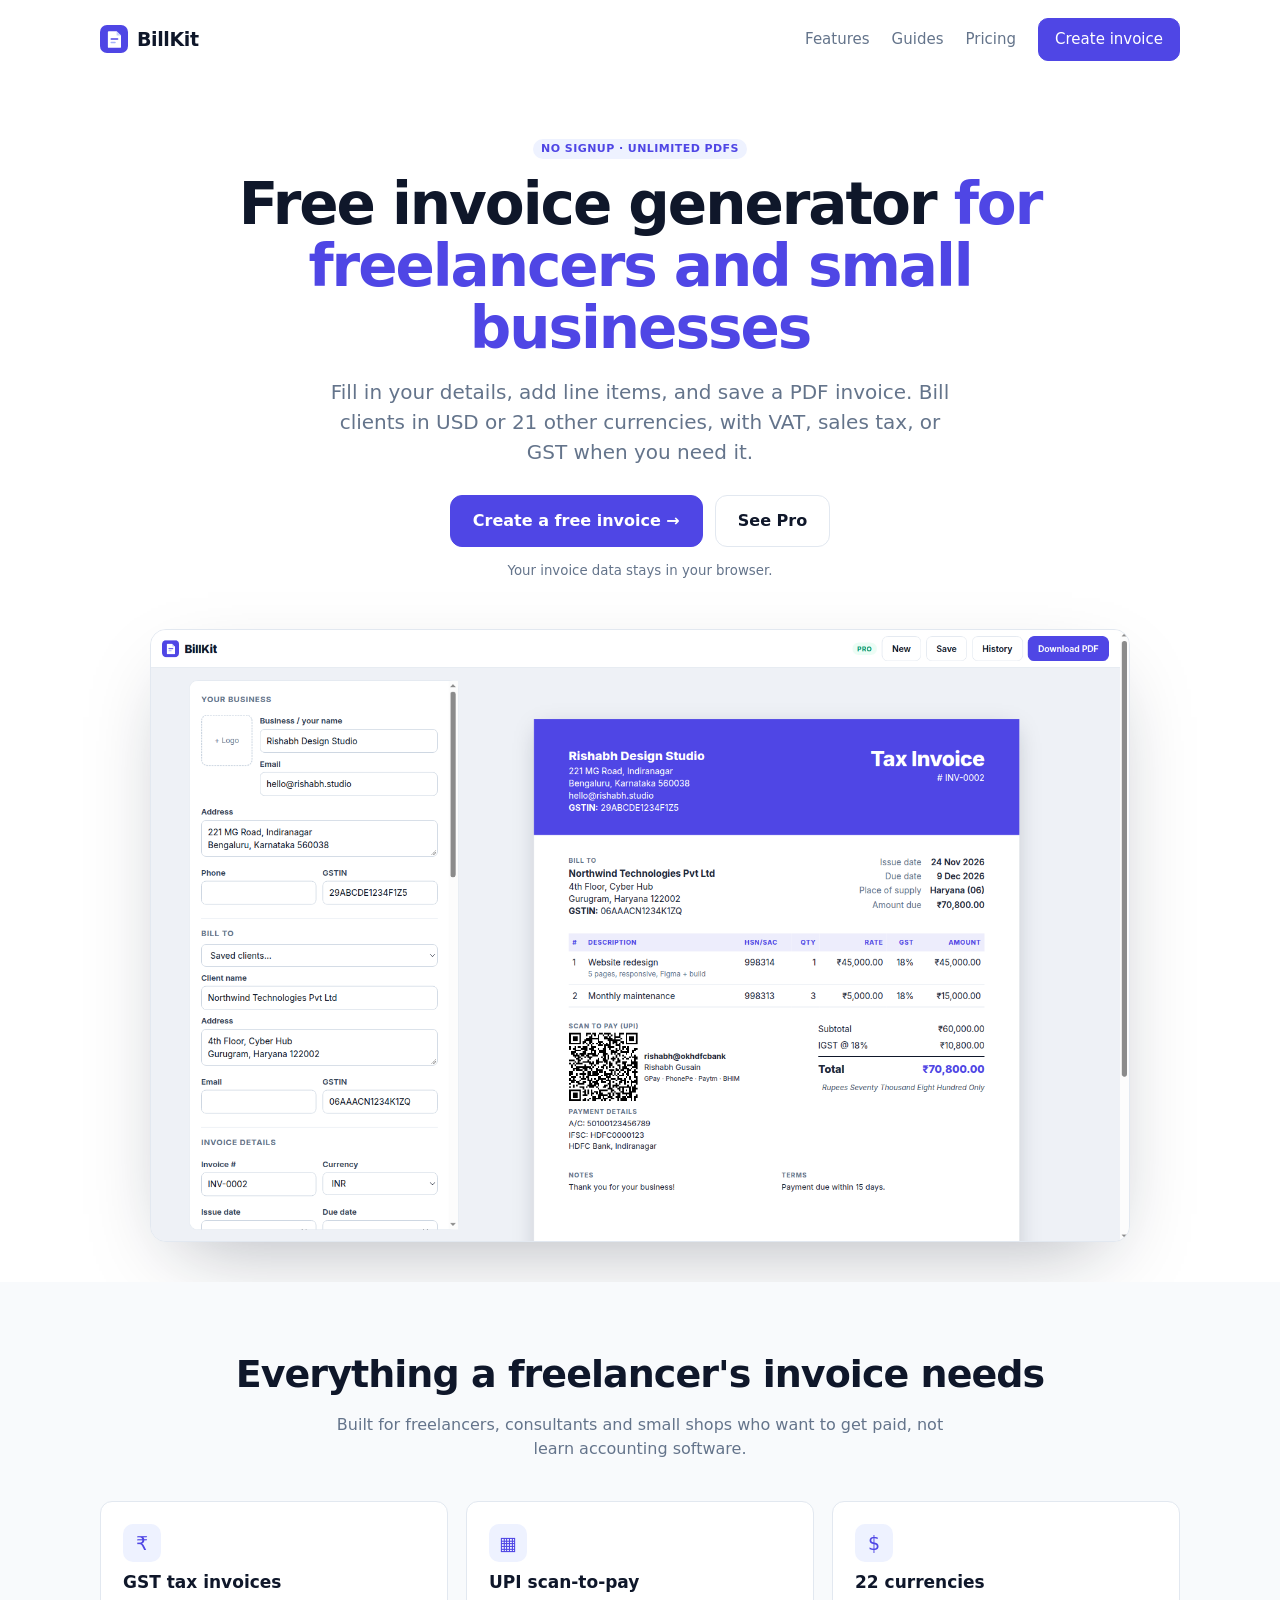
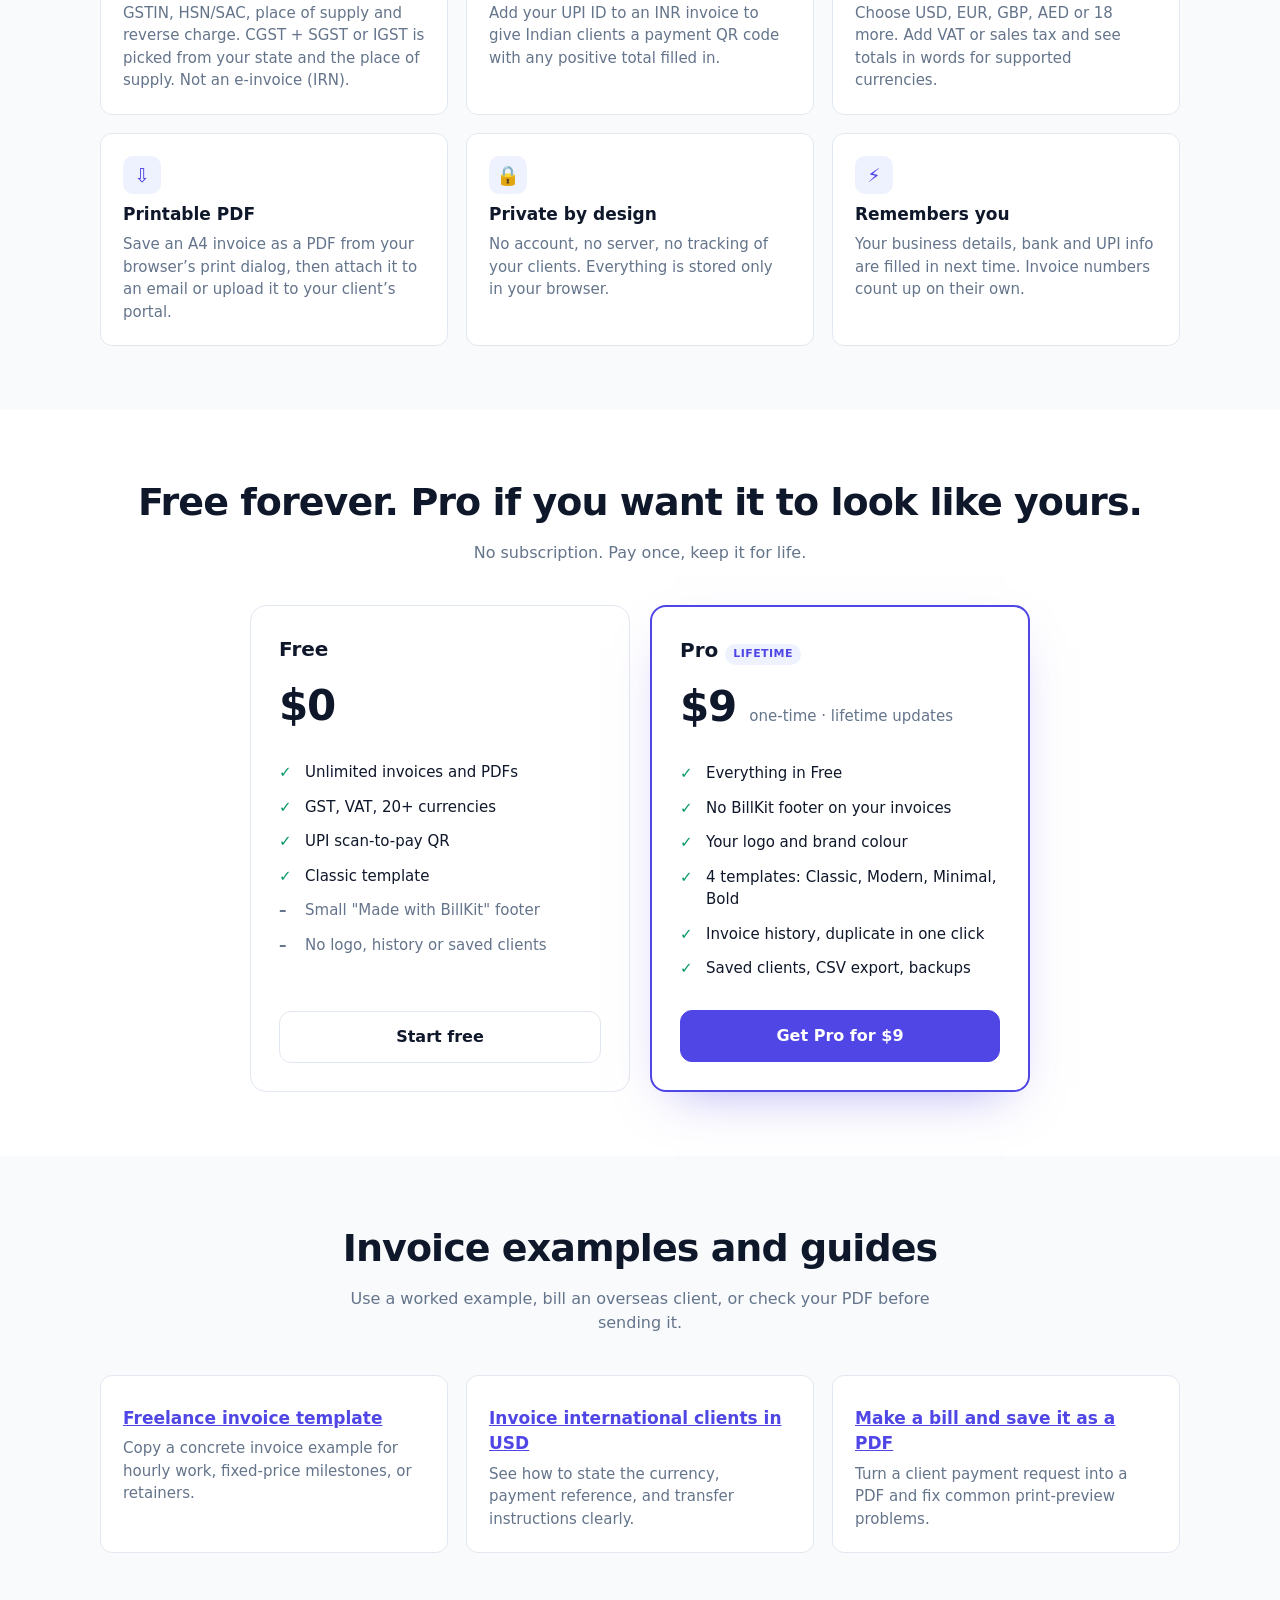
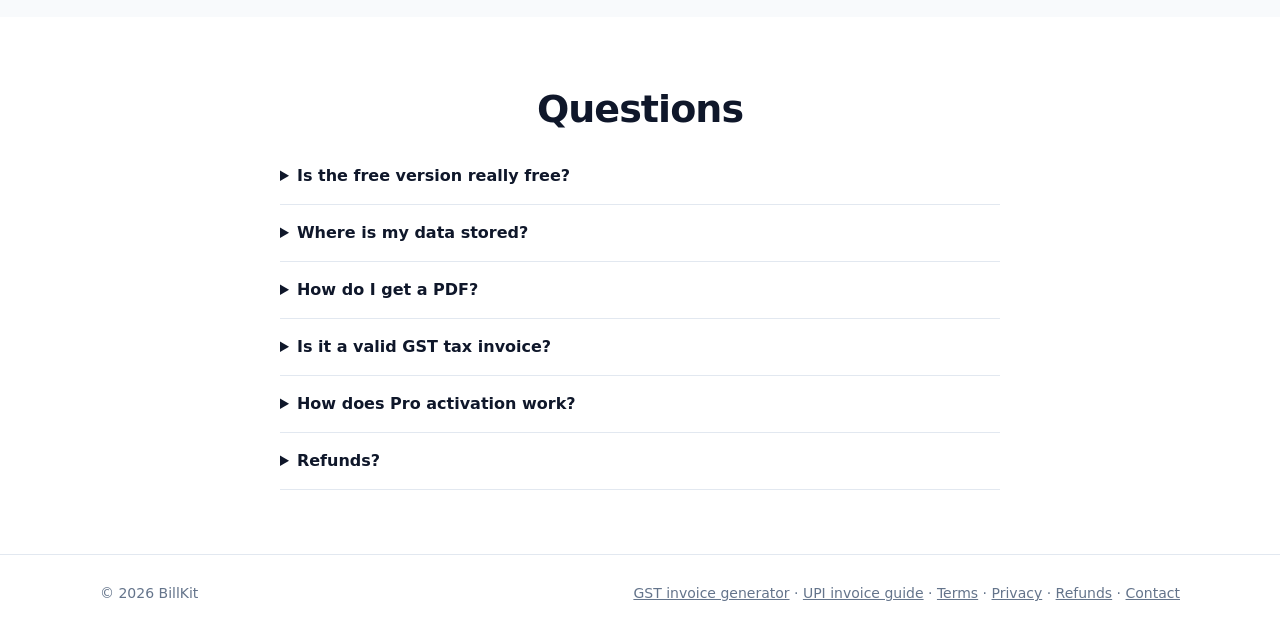
<file: index.html>
<!doctype html>
<html lang="en">
<head>
<meta charset="utf-8">
<meta name="viewport" content="width=device-width,initial-scale=1">
<title>Free Invoice Generator Online — PDF, No Signup | BillKit</title>
<meta name="description" content="Create and save invoice PDFs for free, with no signup. Bill clients in USD or 21 other currencies, add VAT or sales tax when needed, and work in your browser.">
<link rel="canonical" href="https://r69shabh.github.io/billkit/">
<meta name="google-site-verification" content="mnigM1COSWrqxQG5yYZ5Kj1iodg6heR5xX-OeBJxucM" />
<!-- Bing Webmaster Tools manual verification: paste the full tag here, outside this comment.
<meta name="msvalidate.01" content="BING_TOKEN">
-->
<link rel="icon" href="favicon.svg" type="image/svg+xml">
<meta property="og:type" content="website">
<meta property="og:site_name" content="BillKit">
<meta property="og:title" content="Free Invoice Generator Online — PDF, No Signup | BillKit">
<meta property="og:description" content="Create a client invoice in your browser and save it as a PDF. Free, no signup, with USD and 21 other currencies.">
<meta property="og:image" content="https://r69shabh.github.io/billkit/assets/og.png">
<meta property="og:image:width" content="1200">
<meta property="og:image:height" content="630">
<meta property="og:image:alt" content="BillKit free invoice generator">
<meta property="og:url" content="https://r69shabh.github.io/billkit/">
<meta name="twitter:card" content="summary_large_image">
<meta name="twitter:title" content="Free Invoice Generator Online — PDF, No Signup | BillKit">
<meta name="twitter:description" content="Create a client invoice in your browser and save it as a PDF. Free, no signup, with USD and 21 other currencies.">
<meta name="twitter:image" content="https://r69shabh.github.io/billkit/assets/og.png">
<meta name="twitter:image:alt" content="BillKit free invoice generator">
<link rel="stylesheet" href="assets/style.css">
<script type="application/ld+json">
{
  "@context": "https://schema.org",
  "@type": "WebApplication",
  "@id": "https://r69shabh.github.io/billkit/#app",
  "name": "BillKit",
  "applicationCategory": "BusinessApplication",
  "operatingSystem": "Any",
  "browserRequirements": "Requires JavaScript",
  "url": "https://r69shabh.github.io/billkit/app.html",
  "description": "Free browser invoice generator for freelancers and small businesses, with PDF export, 22 currencies and optional VAT or sales tax.",
  "offers": [
    {"@type":"Offer","price":"0","priceCurrency":"USD","name":"Free","url":"https://r69shabh.github.io/billkit/app.html"},
    {"@type":"Offer","price":"9","priceCurrency":"USD","name":"Pro (lifetime)","url":"https://r69shabh.github.io/billkit/#pricing"}
  ]
}
</script>
</head>
<body>
<div class="wrap">
  <header class="nav">
    <a class="logo" href="./"><img src="assets/logo.svg" alt="" width="28" height="28">BillKit</a>
    <nav><a href="#features">Features</a><a href="#guides">Guides</a><a href="#pricing">Pricing</a><a class="btn primary" href="app.html">Create invoice</a></nav>
  </header>

  <div class="hero">
    <span class="pill">No signup · Unlimited PDFs</span>
    <h1>Free invoice generator <em>for freelancers and small businesses</em></h1>
    <p class="lead">Fill in your details, add line items, and save a PDF invoice. Bill clients in USD or 21 other currencies, with VAT, sales tax, or GST when you need it.</p>
    <div class="ctas">
      <a class="btn primary lg" href="app.html">Create a free invoice →</a>
      <a class="btn lg" href="#pricing">See Pro</a>
    </div>
    <small>Your invoice data stays in your browser.</small>
    <div class="shot"><img src="assets/screenshot.png" alt="BillKit invoice editor with live invoice preview" width="1600" height="1000"></div>
  </div>
</div>

<section id="features" class="alt">
  <div class="wrap">
    <h2>Everything a freelancer's invoice needs</h2>
    <p class="sub">Built for freelancers, consultants and small shops who want to get paid, not learn accounting software.</p>
    <div class="grid3">
      <div class="card"><div class="ico">₹</div><h3>GST tax invoices</h3><p>GSTIN, HSN/SAC, place of supply and reverse charge. CGST + SGST or IGST is picked from your state and the place of supply. Not an e-invoice (IRN).</p></div>
      <div class="card"><div class="ico">▦</div><h3>UPI scan-to-pay</h3><p>Add your UPI ID to an INR invoice to give Indian clients a payment QR code with any positive total filled in.</p></div>
      <div class="card"><div class="ico">$</div><h3>22 currencies</h3><p>Choose USD, EUR, GBP, AED or 18 more. Add VAT or sales tax and see totals in words for supported currencies.</p></div>
      <div class="card"><div class="ico">⇩</div><h3>Printable PDF</h3><p>Save an A4 invoice as a PDF from your browser’s print dialog, then attach it to an email or upload it to your client’s portal.</p></div>
      <div class="card"><div class="ico">🔒</div><h3>Private by design</h3><p>No account, no server, no tracking of your clients. Everything is stored only in your browser.</p></div>
      <div class="card"><div class="ico">⚡</div><h3>Remembers you</h3><p>Your business details, bank and UPI info are filled in next time. Invoice numbers count up on their own.</p></div>
    </div>
  </div>
</section>

<section id="pricing">
  <div class="wrap">
    <h2>Free forever. Pro if you want it to look like yours.</h2>
    <p class="sub">No subscription. Pay once, keep it for life.</p>
    <div class="pricing">
      <div class="plan">
        <h3>Free</h3>
        <div class="price">$0</div>
        <ul>
          <li>Unlimited invoices and PDFs</li>
          <li>GST, VAT, 20+ currencies</li>
          <li>UPI scan-to-pay QR</li>
          <li>Classic template</li>
          <li class="no">Small "Made with BillKit" footer</li>
          <li class="no">No logo, history or saved clients</li>
        </ul>
        <a class="btn lg" href="app.html">Start free</a>
      </div>
      <div class="plan pro">
        <h3>Pro <span class="pill">Lifetime</span></h3>
        <div class="price"><b data-price>$9</b> <span data-price-note>one-time</span></div>
        <ul>
          <li>Everything in Free</li>
          <li>No BillKit footer on your invoices</li>
          <li>Your logo and brand colour</li>
          <li>4 templates: Classic, Modern, Minimal, Bold</li>
          <li>Invoice history, duplicate in one click</li>
          <li>Saved clients, CSV export, backups</li>
        </ul>
        <a class="btn primary lg" data-buy href="app.html?upgrade">Get Pro</a>
      </div>
    </div>
  </div>
</section>

<section id="guides" class="alt">
  <div class="wrap">
    <h2>Invoice examples and guides</h2>
    <p class="sub">Use a worked example, bill an overseas client, or check your PDF before sending it.</p>
    <div class="grid3">
      <div class="card"><h3><a href="freelance-invoice-template.html">Freelance invoice template</a></h3><p>Copy a concrete invoice example for hourly work, fixed-price milestones, or retainers.</p></div>
      <div class="card"><h3><a href="usd-invoice.html">Invoice international clients in USD</a></h3><p>See how to state the currency, payment reference, and transfer instructions clearly.</p></div>
      <div class="card"><h3><a href="pdf-invoice-maker.html">Make a bill and save it as a PDF</a></h3><p>Turn a client payment request into a PDF and fix common print-preview problems.</p></div>
    </div>
  </div>
</section>

<section id="faq">
  <div class="wrap faq">
    <h2>Questions</h2>
    <details><summary>Is the free version really free?</summary><p>Yes. Make as many invoices as you want, with no signup and no trial timer. Pro is a one-time upgrade for branding and history.</p></details>
    <details><summary>Where is my data stored?</summary><p>Only in your browser's local storage on your device. BillKit has no server that sees your invoices. Pro users can export a backup file at any time.</p></details>
    <details><summary>How do I get a PDF?</summary><p>Click "Print / Save PDF" and choose "Save as PDF" in the dialog. On a phone, use Share → Save to Files or Print → Save as PDF.</p></details>
    <details><summary>Is it a valid GST tax invoice?</summary><p>BillKit includes the fields a GST tax invoice needs: supplier and recipient GSTIN, invoice number and date, HSN/SAC, place of supply, taxable value and the CGST/SGST or IGST split. You are responsible for the details you enter.</p></details>
    <details><summary>How does Pro activation work?</summary><p>After paying you get a license key by email. Paste it into BillKit (Upgrade → Activate) and Pro unlocks in that browser. You can use the same key on your other devices.</p></details>
    <details><summary>Refunds?</summary><p>If Pro isn't for you, email us within 14 days for a full refund. See <a href="legal.html#refunds">refund policy</a>.</p></details>
  </div>
</section>

<footer class="site">
  <div class="wrap">
    <span>© 2026 BillKit</span>
    <span><a href="gst-invoice-generator.html">GST invoice generator</a> · <a href="upi-invoice.html">UPI invoice guide</a> · <a href="legal.html#terms">Terms</a> · <a href="legal.html#privacy">Privacy</a> · <a href="legal.html#refunds">Refunds</a> · <a data-mail href="#">Contact</a></span>
  </div>
</footer>
<script src="config.js"></script>
<script src="assets/site.js"></script>
</body>
</html>
</file>
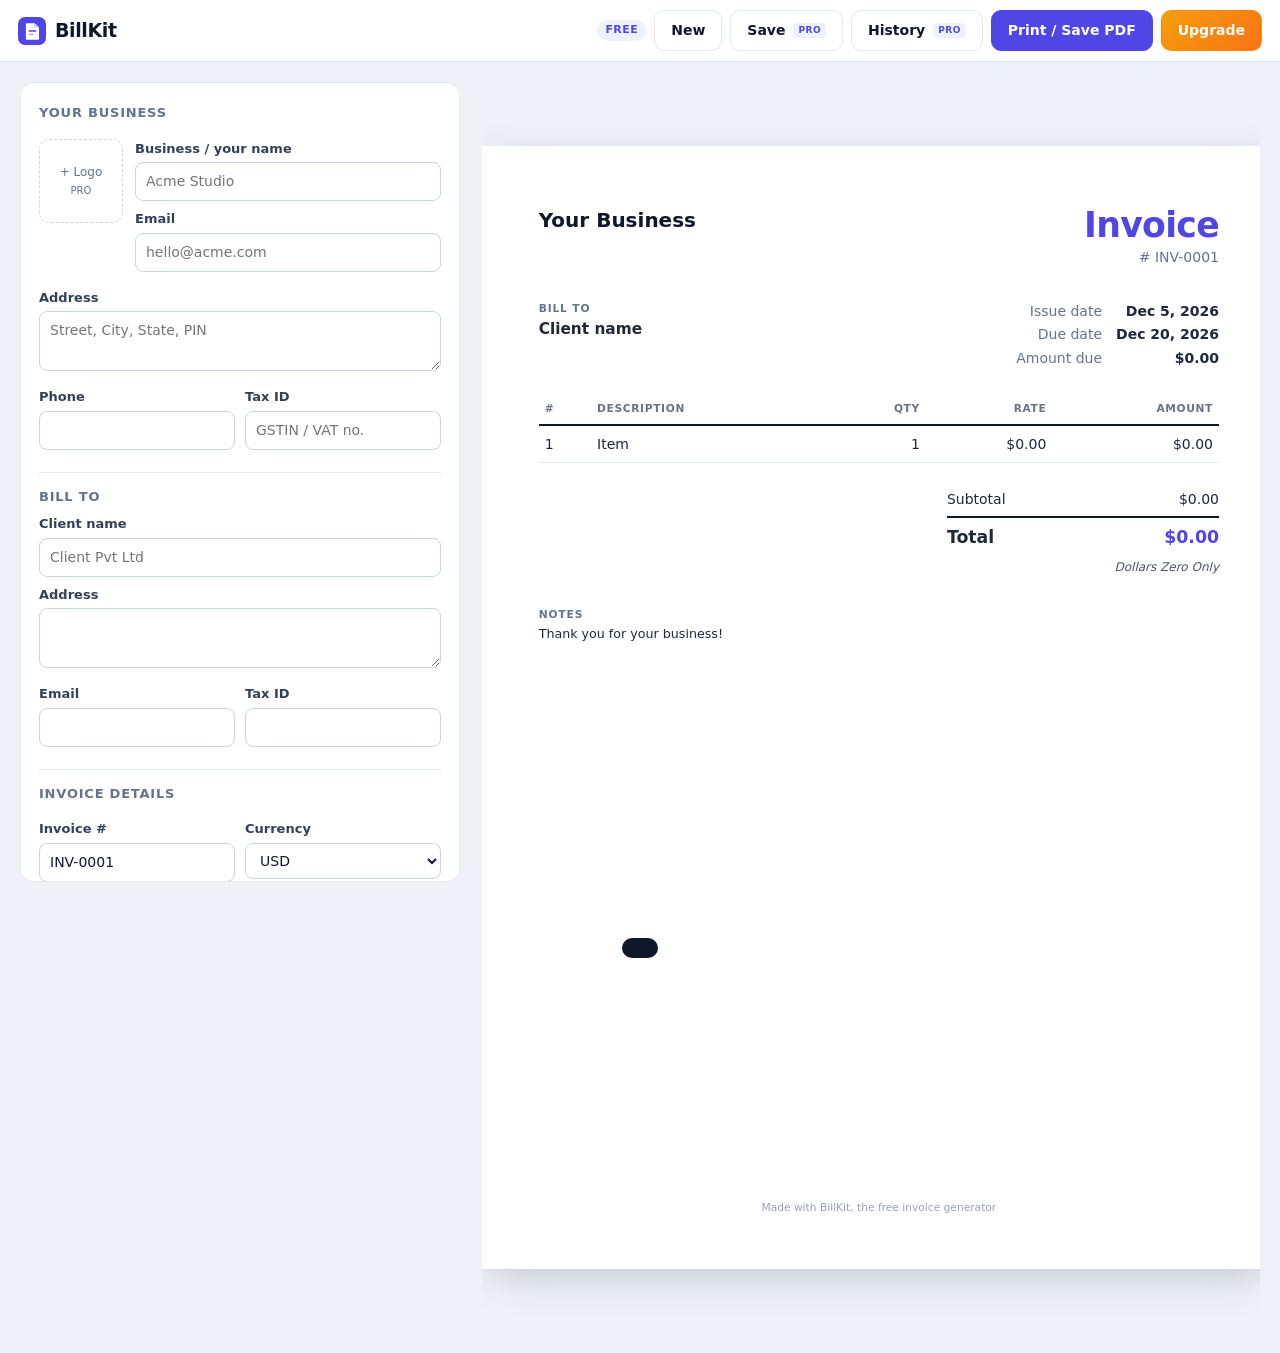
<file: app.html>
<!doctype html>
<html lang="en">
<head>
<meta charset="utf-8">
<meta name="viewport" content="width=device-width,initial-scale=1">
<title>Create an Invoice — BillKit Invoice Editor</title>
<meta name="description" content="Fill in your client details, currency and line items. Preview your invoice and use Print / Save PDF to save it for free, with no account.">
<link rel="canonical" href="https://r69shabh.github.io/billkit/app.html">
<link rel="icon" href="favicon.svg" type="image/svg+xml">
<link rel="stylesheet" href="assets/style.css">
<link rel="stylesheet" href="assets/app.css">
</head>
<body class="app">
<header class="bar">
  <a class="logo" href="./"><img src="assets/logo.svg" alt="" width="28" height="28">BillKit</a>
  <div class="bar-actions">
    <span id="planBadge" class="pill">Free</span>
    <button class="btn" id="btnNew" title="Start a new invoice">New</button>
    <button class="btn" id="btnSave" title="Save to history">Save <span class="pro-tag">PRO</span></button>
    <button class="btn" id="btnHistory">History <span class="pro-tag">PRO</span></button>
    <button class="btn primary" id="btnPdf">Print / Save PDF</button>
    <button class="btn upgrade" id="btnUpgrade">Upgrade</button>
  </div>
</header>

<main class="layout">
  <form class="editor" id="editor" autocomplete="off" onsubmit="return false">
    <fieldset>
      <legend>Your business</legend>
      <div class="logo-row">
        <div class="logo-drop" id="logoDrop" title="Upload logo (Pro)"><img id="logoImg" alt=""><span id="logoHint">+ Logo<br><small>PRO</small></span></div>
        <input type="file" id="logoFile" accept="image/*" hidden>
        <div class="grow">
          <label>Business / your name<input data-bind="from.name" placeholder="Acme Studio"></label>
          <label>Email<input data-bind="from.email" placeholder="hello@acme.com"></label>
        </div>
      </div>
      <label>Address<textarea data-bind="from.address" rows="2" placeholder="Street, City, State, PIN"></textarea></label>
      <div class="row2">
        <label>Phone<input data-bind="from.phone"></label>
        <label><span id="fromTaxLabel">Tax ID</span><input data-bind="from.taxId" placeholder="GSTIN / VAT no."></label>
      </div>
    </fieldset>

    <fieldset>
      <legend>Bill to</legend>
      <div class="client-pick" id="clientPick" hidden>
        <select id="clientSelect"><option value="">Saved clients…</option></select>
      </div>
      <label>Client name<input data-bind="to.name" placeholder="Client Pvt Ltd"></label>
      <label>Address<textarea data-bind="to.address" rows="2"></textarea></label>
      <div class="row2">
        <label>Email<input data-bind="to.email"></label>
        <label><span id="toTaxLabel">Tax ID</span><input data-bind="to.taxId"></label>
      </div>
    </fieldset>

    <fieldset>
      <legend>Invoice details</legend>
      <div class="row2">
        <label>Invoice #<input data-bind="meta.number"></label>
        <label>Currency<select data-bind="meta.currency" id="currency"></select></label>
      </div>
      <div class="row2">
        <label>Issue date<input type="date" data-bind="meta.date"></label>
        <label>Due date<input type="date" data-bind="meta.due"></label>
      </div>
      <div class="row2">
        <label>Tax
          <select data-bind="taxMode">
            <option value="none">No tax</option>
            <option value="gst">GST (India)</option>
            <option value="simple">VAT / Sales tax</option>
          </select>
        </label>
        <label class="gst-only">GST type
          <select data-bind="gstSplit">
            <option value="auto">Auto from states</option>
            <option value="intra">Force CGST + SGST</option>
            <option value="inter">Force IGST</option>
          </select>
        </label>
        <label class="simple-only">Tax name<input data-bind="taxLabel" placeholder="VAT"></label>
      </div>
      <div class="row2 gst-only">
        <label>Your state<select class="state-select" data-bind="from.state"></select></label>
        <label>Place of supply<select class="state-select" data-bind="meta.pos"></select></label>
      </div>
      <label class="gst-only">Tax payable on reverse charge<select data-bind="reverseCharge"><option value="no">No</option><option value="yes">Yes</option></select></label>
      <div class="msg gst-only" id="gstWarn"></div>
    </fieldset>

    <fieldset>
      <legend>Items</legend>
      <div id="items"></div>
      <button type="button" class="btn small" id="addItem">+ Add item</button>
      <div class="row2 mt">
        <label>Discount<input type="number" step="any" min="0" data-bind="discount" data-num></label>
        <label>Discount type<select data-bind="discountType"><option value="flat">Amount</option><option value="pct">%</option></select></label>
      </div>
      <div class="row2">
        <label>Shipping / other charges<input type="number" step="any" min="0" data-bind="shipping" data-num></label>
        <label class="tax-field">Tax % on shipping<input type="number" step="any" min="0" data-bind="shipTax" placeholder="Same as items"></label>
      </div>
    </fieldset>

    <fieldset>
      <legend>Payment</legend>
      <div class="row2">
        <label>UPI ID <small>(adds a scan-to-pay QR for INR)</small><input data-bind="upi" placeholder="name@okhdfcbank"></label>
        <label>Payee name<input data-bind="upiName" placeholder="As on your bank account"></label>
      </div>
      <label>Bank details / payment instructions<textarea data-bind="bank" rows="3" placeholder="A/C: 1234567890&#10;IFSC: HDFC0001234&#10;PayPal: you@mail.com"></textarea></label>
      <label>Notes<textarea data-bind="notes" rows="2" placeholder="Thank you for your business!"></textarea></label>
      <label>Terms<textarea data-bind="terms" rows="2" placeholder="Payment due within 15 days."></textarea></label>
    </fieldset>

    <fieldset class="design">
      <legend>Design <span class="pro-tag">PRO</span></legend>
      <div class="templates" id="templates">
        <button type="button" data-tpl="classic">Classic</button>
        <button type="button" data-tpl="modern">Modern</button>
        <button type="button" data-tpl="minimal">Minimal</button>
        <button type="button" data-tpl="bold">Bold</button>
      </div>
      <div class="swatches" id="swatches"></div>
    </fieldset>
    <p class="fine">Everything stays in this browser. Nothing is uploaded.</p>
  </form>

  <section class="preview-wrap">
    <div class="paper" id="paper"></div>
  </section>
</main>

<div class="modal" id="upgradeModal" role="dialog" aria-modal="true">
  <div class="box">
    <button class="x" data-close>&times;</button>
    <span class="pill">BillKit Pro</span>
    <h3 id="upTitle">Make every invoice look like yours</h3>
    <p class="muted">One payment, yours for life. <b id="upPrice"></b> <span id="upPriceNote" class="muted"></span></p>
    <ul class="checks">
      <li>No "Made with BillKit" footer on your PDFs</li>
      <li>Your logo and brand colour</li>
      <li>4 invoice templates</li>
      <li>Saved invoice history and saved clients</li>
      <li>Auto-numbering, duplicate past invoices</li>
      <li>CSV export for your accountant, JSON backup</li>
    </ul>
    <a class="btn primary lg block" id="buyBtn" target="_blank" rel="noopener">Buy Pro</a>
    <hr>
    <p class="muted small">Already bought? Paste the license key from your receipt email.</p>
    <div class="row-inline">
      <input id="licenseInput" placeholder="XXXXXXXX-XXXXXXXX-XXXXXXXX-XXXXXXXX">
      <button class="btn" id="activateBtn">Activate</button>
    </div>
    <div class="msg" id="licenseMsg"></div>
  </div>
</div>

<div class="modal" id="historyModal" role="dialog" aria-modal="true">
  <div class="box wide">
    <button class="x" data-close>&times;</button>
    <h3>Invoice history</h3>
    <div class="hist-actions">
      <button class="btn small" id="exportCsv">Export CSV</button>
      <button class="btn small" id="exportJson">Backup (JSON)</button>
      <label class="btn small">Restore backup<input type="file" id="importJson" accept="application/json" hidden></label>
    </div>
    <div id="historyList"></div>
    <p class="muted small" id="licenseInfo"></p>
  </div>
</div>

<a class="jump" id="jump" href="#paper">See invoice ↓</a>
<div class="toast" id="toast"></div>

<script src="config.js"></script>
<script src="assets/vendor/qrcode.js"></script>
<script src="assets/license.js"></script>
<script src="assets/app.js"></script>
</body>
</html>
</file>
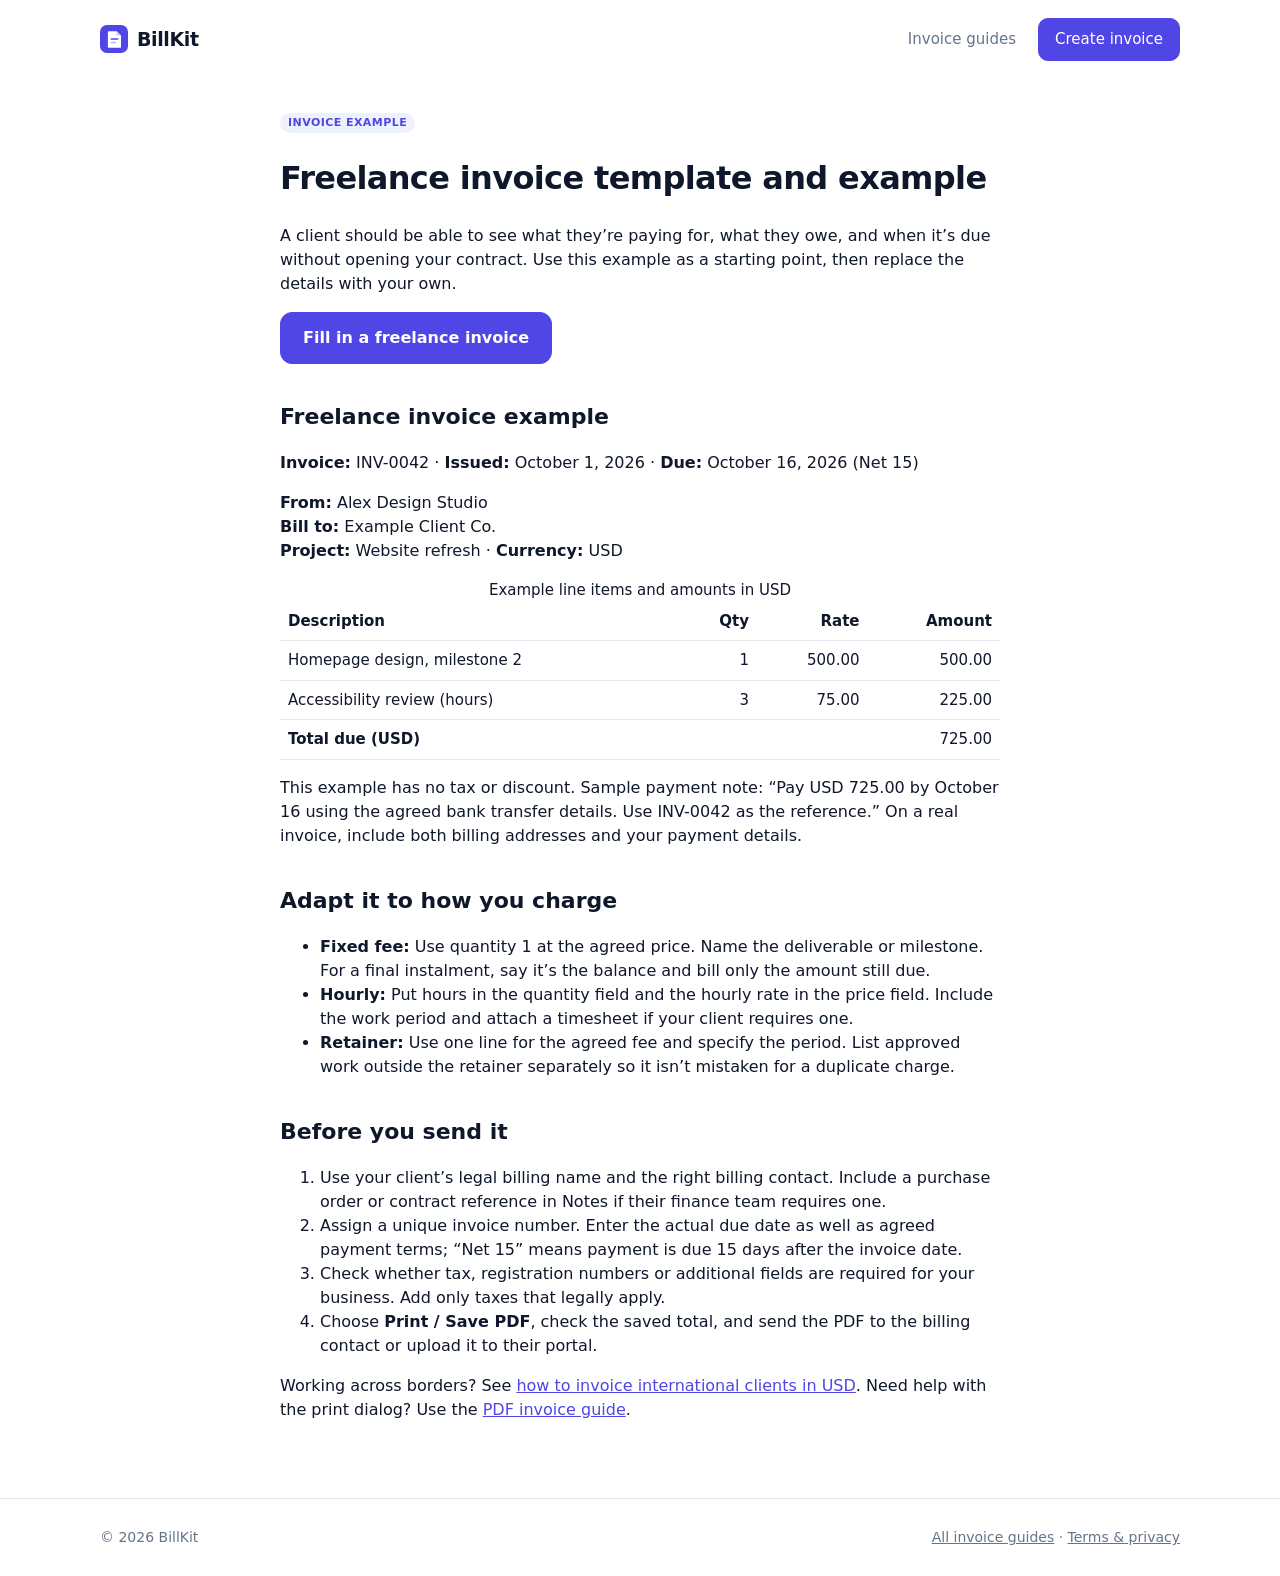
<file: freelance-invoice-template.html>
<!doctype html>
<html lang="en">
<head>
<meta charset="utf-8">
<meta name="viewport" content="width=device-width,initial-scale=1">
<title>Freelance Invoice Template &amp; Worked Example | BillKit</title>
<meta name="description" content="Use this freelance invoice template to bill for a project, hours, or a retainer. See a worked example, payment terms, and what to check before sending.">
<link rel="canonical" href="https://r69shabh.github.io/billkit/freelance-invoice-template.html">
<link rel="icon" href="favicon.svg" type="image/svg+xml">
<meta property="og:type" content="article">
<meta property="og:site_name" content="BillKit">
<meta property="og:title" content="Freelance Invoice Template &amp; Worked Example | BillKit">
<meta property="og:description" content="Use this freelance invoice template to bill for a project, hours, or a retainer. See a worked example, payment terms, and what to check before sending.">
<meta property="og:url" content="https://r69shabh.github.io/billkit/freelance-invoice-template.html">
<meta property="og:image" content="https://r69shabh.github.io/billkit/assets/og.png">
<meta property="og:image:alt" content="BillKit free invoice generator">
<meta name="twitter:card" content="summary_large_image">
<link rel="stylesheet" href="assets/style.css">
<script type="application/ld+json">
{
  "@context": "https://schema.org",
  "@type": "Article",
  "headline": "Freelance invoice template and example",
  "description": "Use this freelance invoice template to bill for a project, hours, or a retainer. See a worked example, payment terms, and what to check before sending.",
  "mainEntityOfPage": "https://r69shabh.github.io/billkit/freelance-invoice-template.html",
  "inLanguage": "en",
  "author": {
    "@type": "Organization",
    "name": "BillKit",
    "url": "https://r69shabh.github.io/billkit/"
  }
}
</script>
</head>
<body>
<div class="wrap"><header class="nav"><a class="logo" href="./"><img src="assets/logo.svg" alt="" width="28" height="28">BillKit</a><nav><a href="./#guides">Invoice guides</a><a class="btn primary" href="app.html">Create invoice</a></nav></header></div>
<main class="legal">
<span class="pill">Invoice example</span>
<h1>Freelance invoice template and example</h1>
<p>A client should be able to see what they’re paying for, what they owe, and when it’s due without opening your contract. Use this example as a starting point, then replace the details with your own.</p>
<p><a class="btn primary lg" href="app.html">Fill in a freelance invoice</a></p>

<h2>Freelance invoice example</h2>
<p><strong>Invoice:</strong> INV-0042 · <strong>Issued:</strong> October 1, 2026 · <strong>Due:</strong> October 16, 2026 (Net 15)</p>
<p><strong>From:</strong> Alex Design Studio<br><strong>Bill to:</strong> Example Client Co.<br><strong>Project:</strong> Website refresh · <strong>Currency:</strong> USD</p>
<table class="invoice-example">
  <caption>Example line items and amounts in USD</caption>
  <thead><tr><th scope="col">Description</th><th scope="col">Qty</th><th scope="col">Rate</th><th scope="col">Amount</th></tr></thead>
  <tbody>
    <tr><td>Homepage design, milestone 2</td><td>1</td><td>500.00</td><td>500.00</td></tr>
    <tr><td>Accessibility review (hours)</td><td>3</td><td>75.00</td><td>225.00</td></tr>
  </tbody>
  <tfoot><tr><th scope="row" colspan="3">Total due (USD)</th><td>725.00</td></tr></tfoot>
</table>
<p>This example has no tax or discount. Sample payment note: “Pay USD 725.00 by October 16 using the agreed bank transfer details. Use INV-0042 as the reference.” On a real invoice, include both billing addresses and your payment details.</p>

<h2>Adapt it to how you charge</h2>
<ul>
  <li><strong>Fixed fee:</strong> Use quantity 1 at the agreed price. Name the deliverable or milestone. For a final instalment, say it’s the balance and bill only the amount still due.</li>
  <li><strong>Hourly:</strong> Put hours in the quantity field and the hourly rate in the price field. Include the work period and attach a timesheet if your client requires one.</li>
  <li><strong>Retainer:</strong> Use one line for the agreed fee and specify the period. List approved work outside the retainer separately so it isn’t mistaken for a duplicate charge.</li>
</ul>

<h2>Before you send it</h2>
<ol>
  <li>Use your client’s legal billing name and the right billing contact. Include a purchase order or contract reference in Notes if their finance team requires one.</li>
  <li>Assign a unique invoice number. Enter the actual due date as well as agreed payment terms; “Net 15” means payment is due 15 days after the invoice date.</li>
  <li>Check whether tax, registration numbers or additional fields are required for your business. Add only taxes that legally apply.</li>
  <li>Choose <strong>Print / Save PDF</strong>, check the saved total, and send the PDF to the billing contact or upload it to their portal.</li>
</ol>
<p>Working across borders? See <a href="usd-invoice.html">how to invoice international clients in USD</a>. Need help with the print dialog? Use the <a href="pdf-invoice-maker.html">PDF invoice guide</a>.</p>
</main>
<footer class="site"><div class="wrap"><span>© 2026 BillKit</span><span><a href="./#guides">All invoice guides</a> · <a href="legal.html">Terms &amp; privacy</a></span></div></footer>
</body>
</html>
</file>
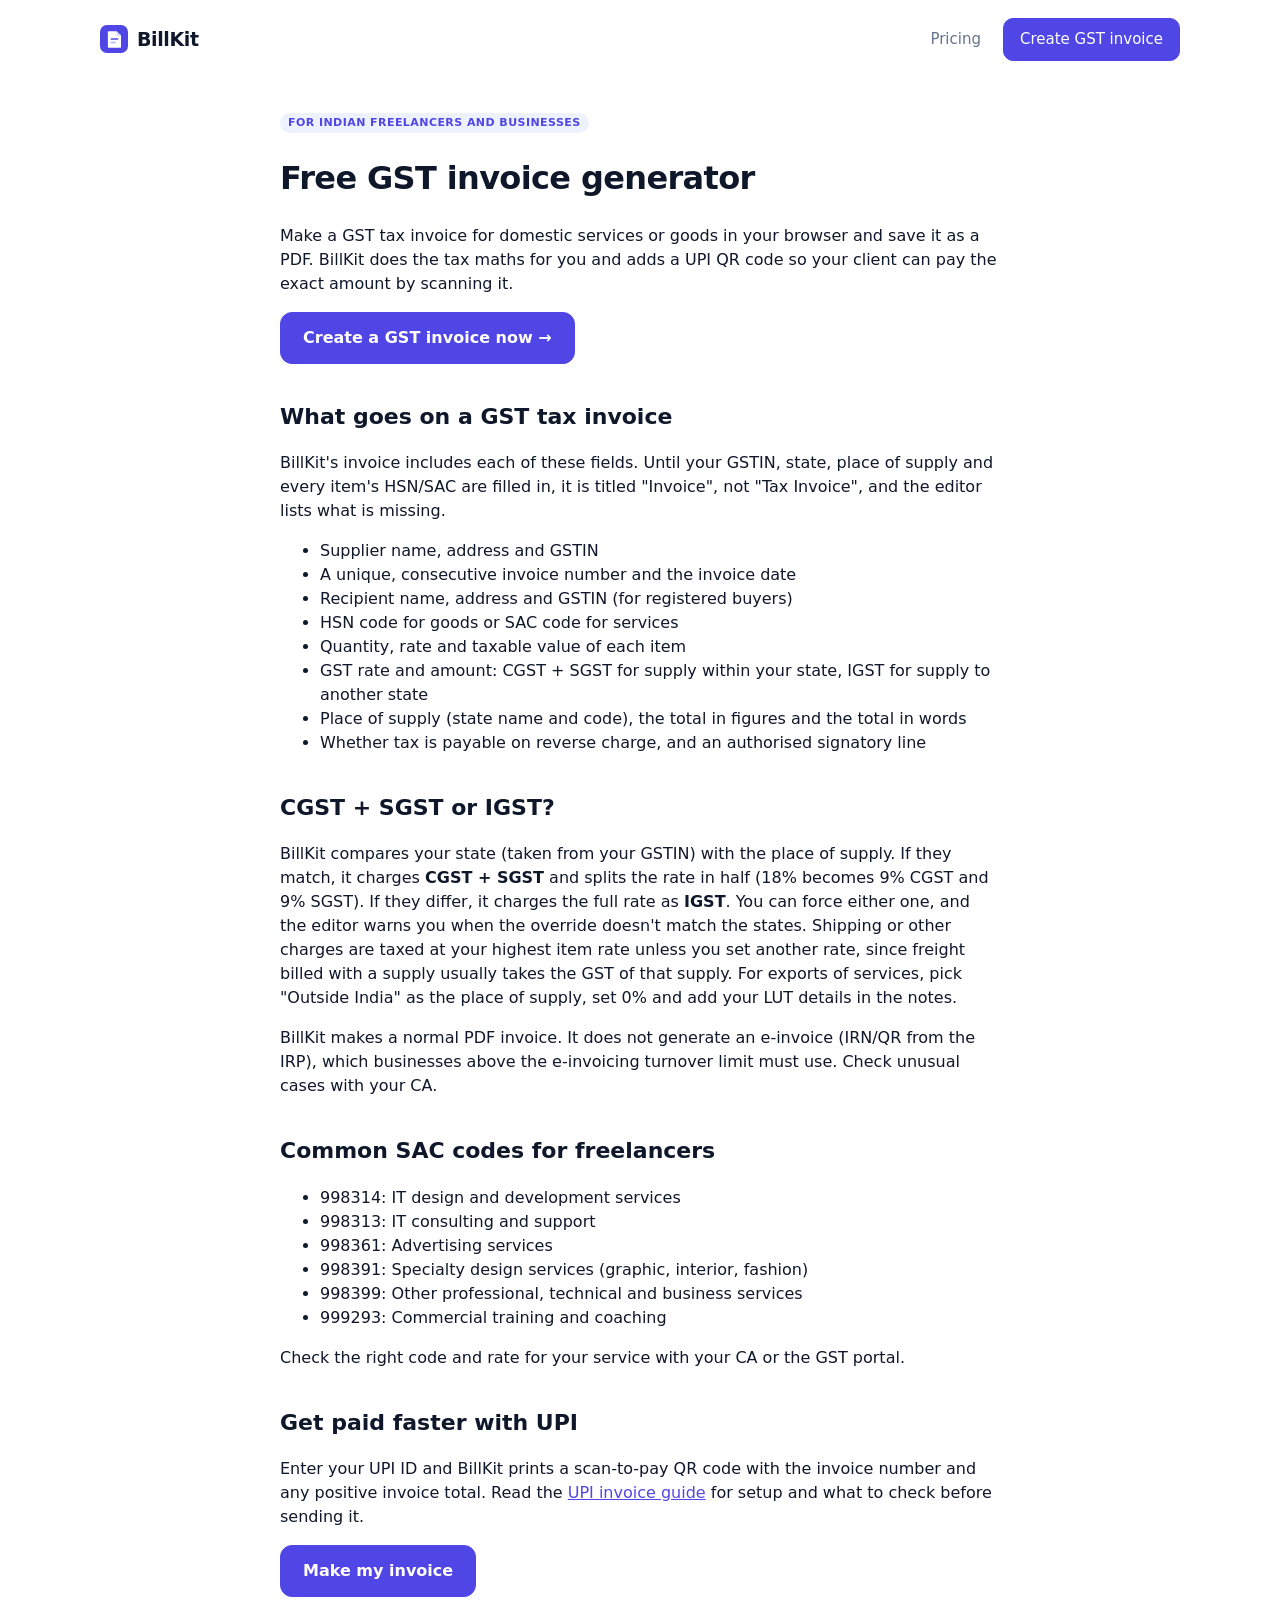
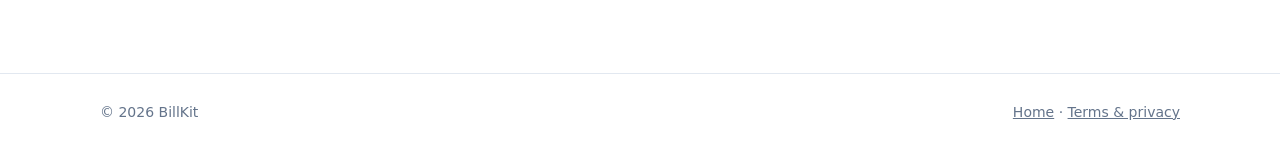
<file: gst-invoice-generator.html>
<!doctype html>
<html lang="en">
<head>
<meta charset="utf-8">
<meta name="viewport" content="width=device-width,initial-scale=1">
<title>Free GST Invoice Generator (CGST, SGST, IGST, UPI QR) · BillKit</title>
<meta name="description" content="Create a GST tax invoice online for free. GSTIN, HSN/SAC, place of supply, CGST/SGST or IGST picked from the place of supply, amount in words and a UPI QR. Save as PDF, no signup.">
<link rel="canonical" href="https://r69shabh.github.io/billkit/gst-invoice-generator.html">
<link rel="icon" href="favicon.svg" type="image/svg+xml">
<meta property="og:type" content="website">
<meta property="og:title" content="Free GST invoice generator with UPI QR">
<meta property="og:description" content="Make a GST invoice PDF with GSTIN, HSN/SAC, CGST/SGST or IGST, and a UPI QR. Free, no signup.">
<meta property="og:image" content="https://r69shabh.github.io/billkit/assets/og.png">
<meta property="og:url" content="https://r69shabh.github.io/billkit/gst-invoice-generator.html">
<meta name="twitter:card" content="summary_large_image">
<link rel="stylesheet" href="assets/style.css">
</head>
<body>
<div class="wrap"><header class="nav"><a class="logo" href="./"><img src="assets/logo.svg" alt="" width="28" height="28">BillKit</a><nav><a href="./#pricing">Pricing</a><a class="btn primary" href="app.html">Create GST invoice</a></nav></header></div>
<main class="legal">
<span class="pill">For Indian freelancers and businesses</span>
<h1>Free GST invoice generator</h1>
<p>Make a GST tax invoice for domestic services or goods in your browser and save it as a PDF. BillKit does the tax maths for you and adds a UPI QR code so your client can pay the exact amount by scanning it.</p>
<p><a class="btn primary lg" href="app.html">Create a GST invoice now →</a></p>

<h2>What goes on a GST tax invoice</h2>
<p>BillKit's invoice includes each of these fields. Until your GSTIN, state, place of supply and every item's HSN/SAC are filled in, it is titled "Invoice", not "Tax Invoice", and the editor lists what is missing.</p>
<ul>
<li>Supplier name, address and GSTIN</li>
<li>A unique, consecutive invoice number and the invoice date</li>
<li>Recipient name, address and GSTIN (for registered buyers)</li>
<li>HSN code for goods or SAC code for services</li>
<li>Quantity, rate and taxable value of each item</li>
<li>GST rate and amount: CGST + SGST for supply within your state, IGST for supply to another state</li>
<li>Place of supply (state name and code), the total in figures and the total in words</li>
<li>Whether tax is payable on reverse charge, and an authorised signatory line</li>
</ul>

<h2>CGST + SGST or IGST?</h2>
<p>BillKit compares your state (taken from your GSTIN) with the place of supply. If they match, it charges <b>CGST + SGST</b> and splits the rate in half (18% becomes 9% CGST and 9% SGST). If they differ, it charges the full rate as <b>IGST</b>. You can force either one, and the editor warns you when the override doesn't match the states. Shipping or other charges are taxed at your highest item rate unless you set another rate, since freight billed with a supply usually takes the GST of that supply. For exports of services, pick "Outside India" as the place of supply, set 0% and add your LUT details in the notes.</p>
<p>BillKit makes a normal PDF invoice. It does not generate an e-invoice (IRN/QR from the IRP), which businesses above the e-invoicing turnover limit must use. Check unusual cases with your CA.</p>

<h2>Common SAC codes for freelancers</h2>
<ul>
<li>998314: IT design and development services</li>
<li>998313: IT consulting and support</li>
<li>998361: Advertising services</li>
<li>998391: Specialty design services (graphic, interior, fashion)</li>
<li>998399: Other professional, technical and business services</li>
<li>999293: Commercial training and coaching</li>
</ul>
<p class="muted">Check the right code and rate for your service with your CA or the GST portal.</p>

<h2>Get paid faster with UPI</h2>
<p>Enter your UPI ID and BillKit prints a scan-to-pay QR code with the invoice number and any positive invoice total. Read the <a href="upi-invoice.html">UPI invoice guide</a> for setup and what to check before sending it.</p>
<p><a class="btn primary lg" href="app.html">Make my invoice</a></p>
</main>
<footer class="site"><div class="wrap"><span>© 2026 BillKit</span><span><a href="./">Home</a> · <a href="legal.html">Terms &amp; privacy</a></span></div></footer>
</body>
</html>
</file>
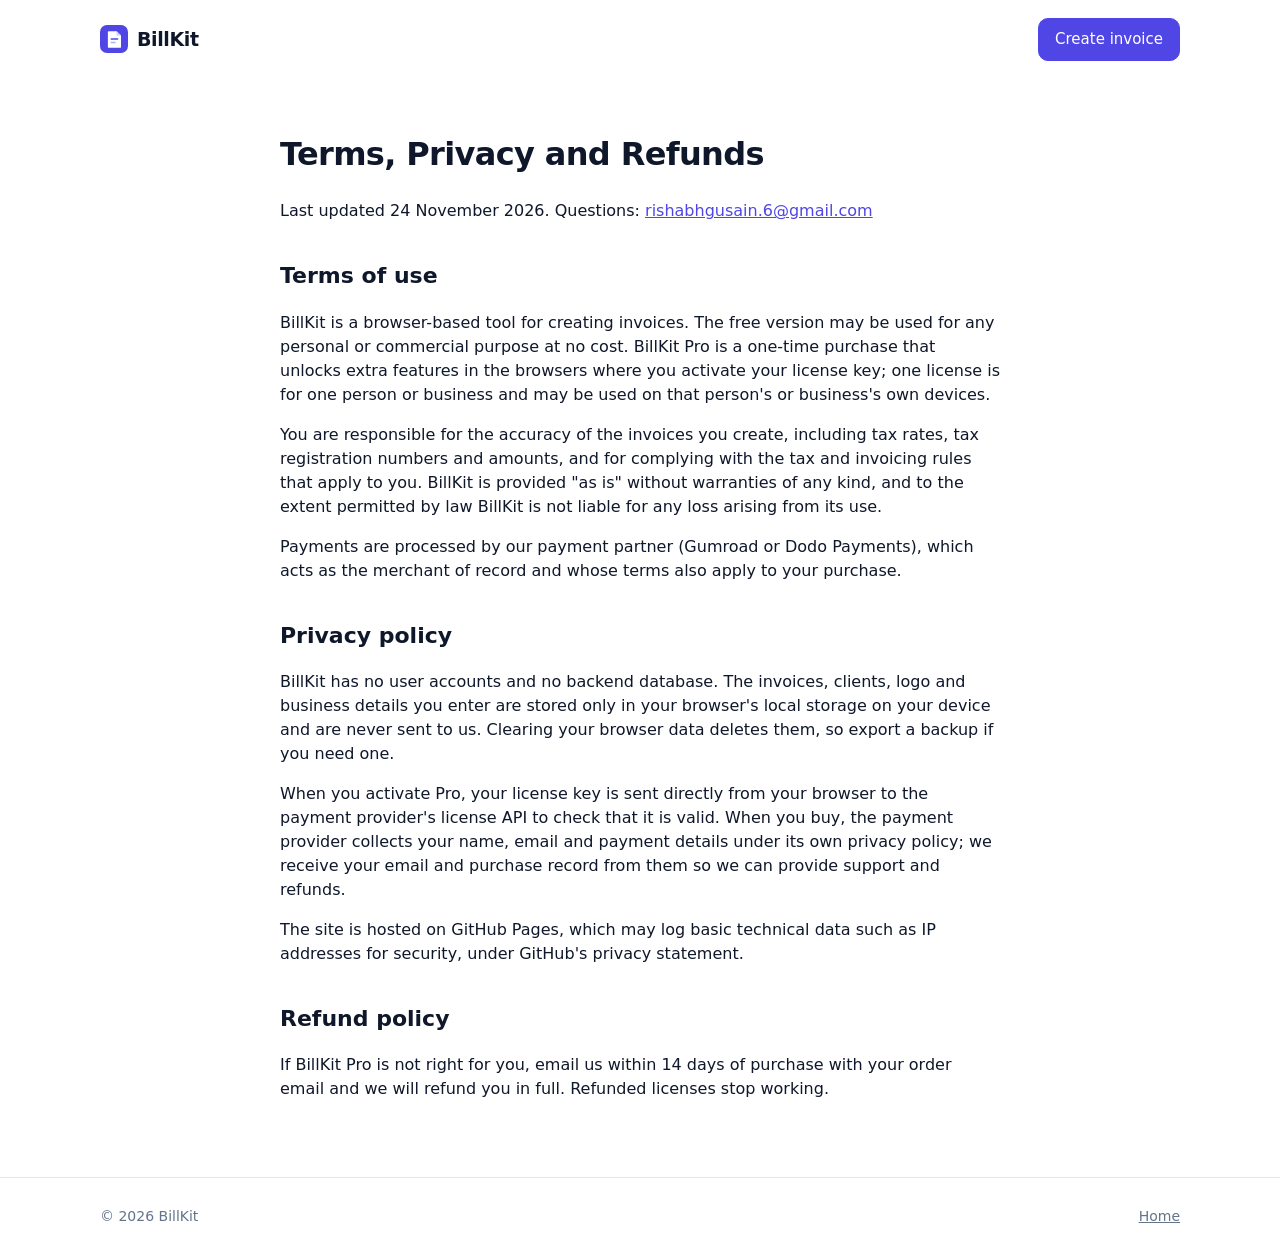
<file: legal.html>
<!doctype html>
<html lang="en">
<head>
<meta charset="utf-8">
<meta name="viewport" content="width=device-width,initial-scale=1">
<title>Terms, Privacy and Refunds · BillKit</title>
<meta name="description" content="Read BillKit’s terms of use, how invoice data is stored, and the refund policy for BillKit Pro.">
<meta name="robots" content="noindex">
<link rel="canonical" href="https://r69shabh.github.io/billkit/legal.html">
<link rel="icon" href="favicon.svg" type="image/svg+xml">
<link rel="stylesheet" href="assets/style.css">
</head>
<body>
<div class="wrap"><header class="nav"><a class="logo" href="./"><img src="assets/logo.svg" alt="" width="28" height="28">BillKit</a><nav><a class="btn primary" href="app.html">Create invoice</a></nav></header></div>
<main class="legal">
<h1>Terms, Privacy and Refunds</h1>
<p class="muted">Last updated 24 November 2026. Questions: <a data-mail href="#"></a></p>

<h2 id="terms">Terms of use</h2>
<p>BillKit is a browser-based tool for creating invoices. The free version may be used for any personal or commercial purpose at no cost. BillKit Pro is a one-time purchase that unlocks extra features in the browsers where you activate your license key; one license is for one person or business and may be used on that person's or business's own devices.</p>
<p>You are responsible for the accuracy of the invoices you create, including tax rates, tax registration numbers and amounts, and for complying with the tax and invoicing rules that apply to you. BillKit is provided "as is" without warranties of any kind, and to the extent permitted by law BillKit is not liable for any loss arising from its use.</p>
<p>Payments are processed by our payment partner (Gumroad or Dodo Payments), which acts as the merchant of record and whose terms also apply to your purchase.</p>

<h2 id="privacy">Privacy policy</h2>
<p>BillKit has no user accounts and no backend database. The invoices, clients, logo and business details you enter are stored only in your browser's local storage on your device and are never sent to us. Clearing your browser data deletes them, so export a backup if you need one.</p>
<p>When you activate Pro, your license key is sent directly from your browser to the payment provider's license API to check that it is valid. When you buy, the payment provider collects your name, email and payment details under its own privacy policy; we receive your email and purchase record from them so we can provide support and refunds.</p>
<p>The site is hosted on GitHub Pages, which may log basic technical data such as IP addresses for security, under GitHub's privacy statement.</p>

<h2 id="refunds">Refund policy</h2>
<p>If BillKit Pro is not right for you, email us within 14 days of purchase with your order email and we will refund you in full. Refunded licenses stop working.</p>
</main>
<footer class="site"><div class="wrap"><span>© 2026 BillKit</span><span><a href="./">Home</a></span></div></footer>
<script src="config.js"></script>
<script src="assets/site.js"></script>
</body>
</html>
</file>
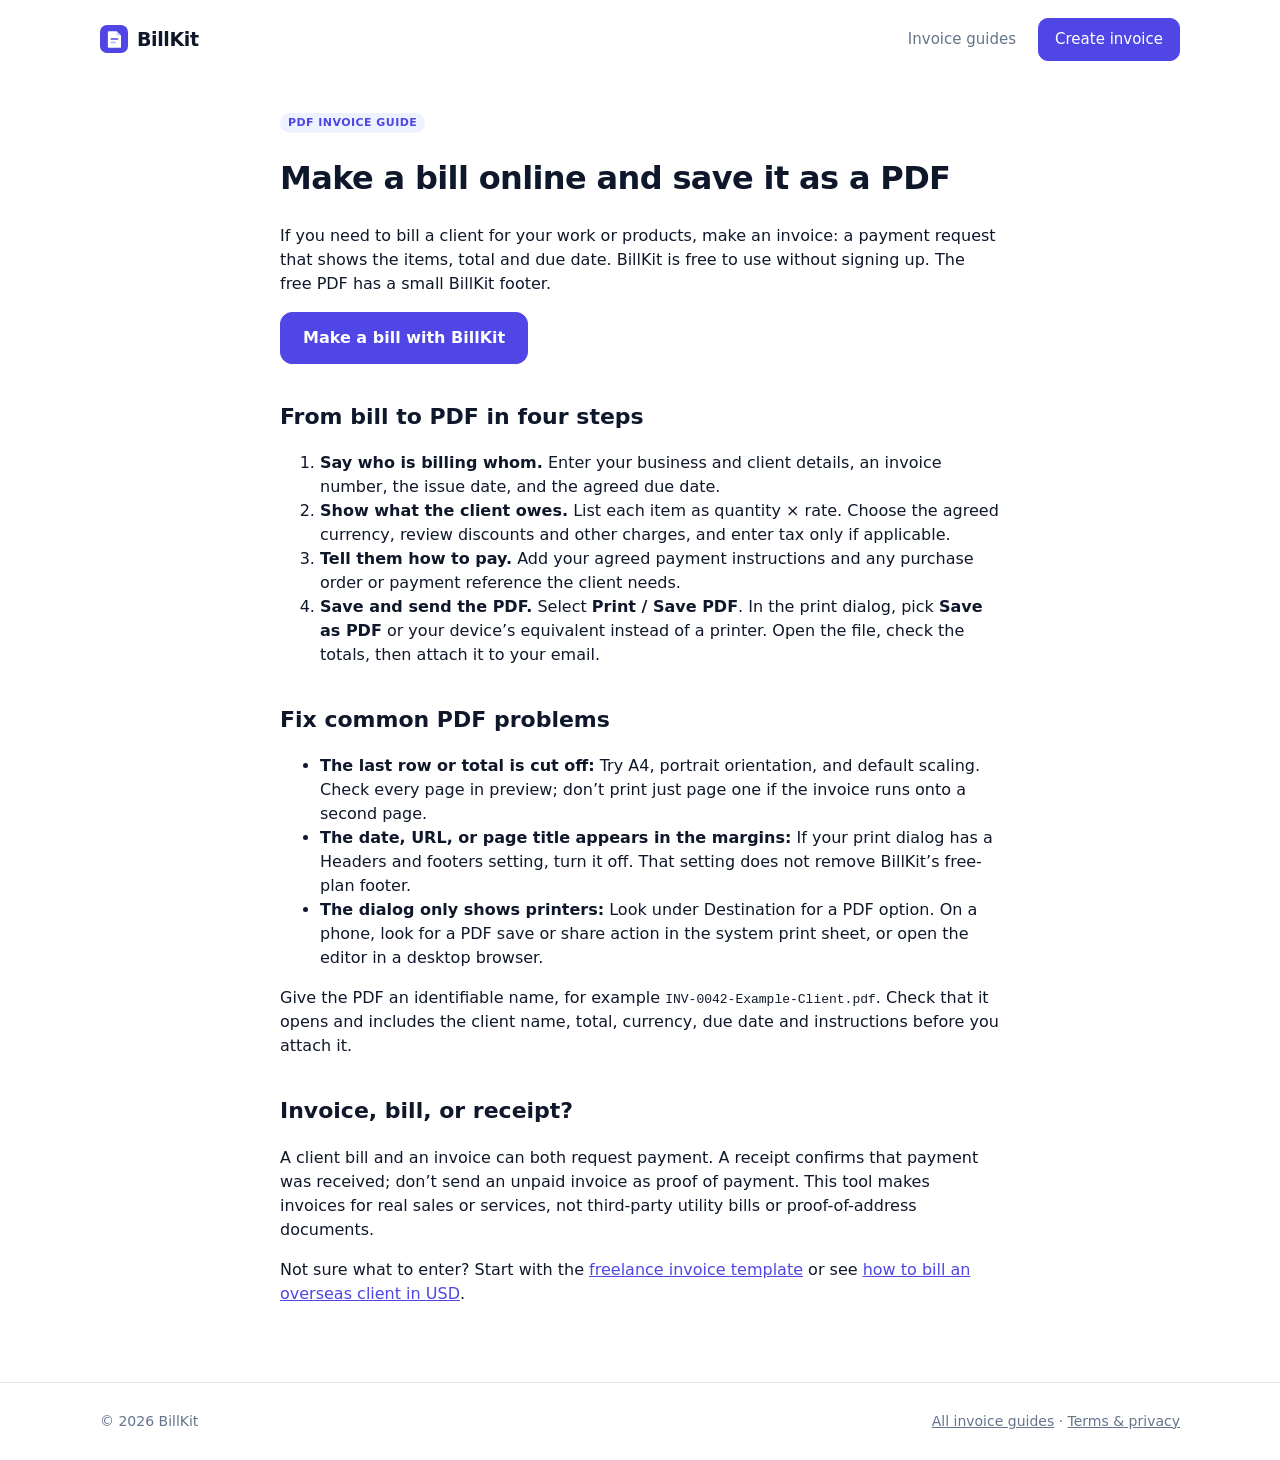
<file: pdf-invoice-maker.html>
<!doctype html>
<html lang="en">
<head>
<meta charset="utf-8">
<meta name="viewport" content="width=device-width,initial-scale=1">
<title>Free PDF Invoice Maker — Make a Bill Online | BillKit</title>
<meta name="description" content="Make a client bill online and save it as a PDF without signing up. Follow the print steps and fix missing totals, extra pages, or browser headers.">
<link rel="canonical" href="https://r69shabh.github.io/billkit/pdf-invoice-maker.html">
<link rel="icon" href="favicon.svg" type="image/svg+xml">
<meta property="og:type" content="article">
<meta property="og:site_name" content="BillKit">
<meta property="og:title" content="Free PDF Invoice Maker — Make a Bill Online | BillKit">
<meta property="og:description" content="Make a client bill online and save it as a PDF without signing up. Follow the print steps and fix missing totals, extra pages, or browser headers.">
<meta property="og:url" content="https://r69shabh.github.io/billkit/pdf-invoice-maker.html">
<meta property="og:image" content="https://r69shabh.github.io/billkit/assets/og.png">
<meta property="og:image:alt" content="BillKit free invoice generator">
<meta name="twitter:card" content="summary_large_image">
<link rel="stylesheet" href="assets/style.css">
<script type="application/ld+json">
{
  "@context": "https://schema.org",
  "@type": "Article",
  "headline": "Make a bill online and save it as a PDF",
  "description": "Make a client bill online and save it as a PDF without signing up. Follow the print steps and fix missing totals, extra pages, or browser headers.",
  "mainEntityOfPage": "https://r69shabh.github.io/billkit/pdf-invoice-maker.html",
  "inLanguage": "en",
  "author": {
    "@type": "Organization",
    "name": "BillKit",
    "url": "https://r69shabh.github.io/billkit/"
  }
}
</script>
</head>
<body>
<div class="wrap"><header class="nav"><a class="logo" href="./"><img src="assets/logo.svg" alt="" width="28" height="28">BillKit</a><nav><a href="./#guides">Invoice guides</a><a class="btn primary" href="app.html">Create invoice</a></nav></header></div>
<main class="legal">
<span class="pill">PDF invoice guide</span>
<h1>Make a bill online and save it as a PDF</h1>
<p>If you need to bill a client for your work or products, make an invoice: a payment request that shows the items, total and due date. BillKit is free to use without signing up. The free PDF has a small BillKit footer.</p>
<p><a class="btn primary lg" href="app.html">Make a bill with BillKit</a></p>

<h2>From bill to PDF in four steps</h2>
<ol>
  <li><strong>Say who is billing whom.</strong> Enter your business and client details, an invoice number, the issue date, and the agreed due date.</li>
  <li><strong>Show what the client owes.</strong> List each item as quantity × rate. Choose the agreed currency, review discounts and other charges, and enter tax only if applicable.</li>
  <li><strong>Tell them how to pay.</strong> Add your agreed payment instructions and any purchase order or payment reference the client needs.</li>
  <li><strong>Save and send the PDF.</strong> Select <strong>Print / Save PDF</strong>. In the print dialog, pick <strong>Save as PDF</strong> or your device’s equivalent instead of a printer. Open the file, check the totals, then attach it to your email.</li>
</ol>

<h2>Fix common PDF problems</h2>
<ul>
  <li><strong>The last row or total is cut off:</strong> Try A4, portrait orientation, and default scaling. Check every page in preview; don’t print just page one if the invoice runs onto a second page.</li>
  <li><strong>The date, URL, or page title appears in the margins:</strong> If your print dialog has a Headers and footers setting, turn it off. That setting does not remove BillKit’s free-plan footer.</li>
  <li><strong>The dialog only shows printers:</strong> Look under Destination for a PDF option. On a phone, look for a PDF save or share action in the system print sheet, or open the editor in a desktop browser.</li>
</ul>
<p>Give the PDF an identifiable name, for example <code>INV-0042-Example-Client.pdf</code>. Check that it opens and includes the client name, total, currency, due date and instructions before you attach it.</p>

<h2>Invoice, bill, or receipt?</h2>
<p>A client bill and an invoice can both request payment. A receipt confirms that payment was received; don’t send an unpaid invoice as proof of payment. This tool makes invoices for real sales or services, not third-party utility bills or proof-of-address documents.</p>
<p>Not sure what to enter? Start with the <a href="freelance-invoice-template.html">freelance invoice template</a> or see <a href="usd-invoice.html">how to bill an overseas client in USD</a>.</p>
</main>
<footer class="site"><div class="wrap"><span>© 2026 BillKit</span><span><a href="./#guides">All invoice guides</a> · <a href="legal.html">Terms &amp; privacy</a></span></div></footer>
</body>
</html>
</file>
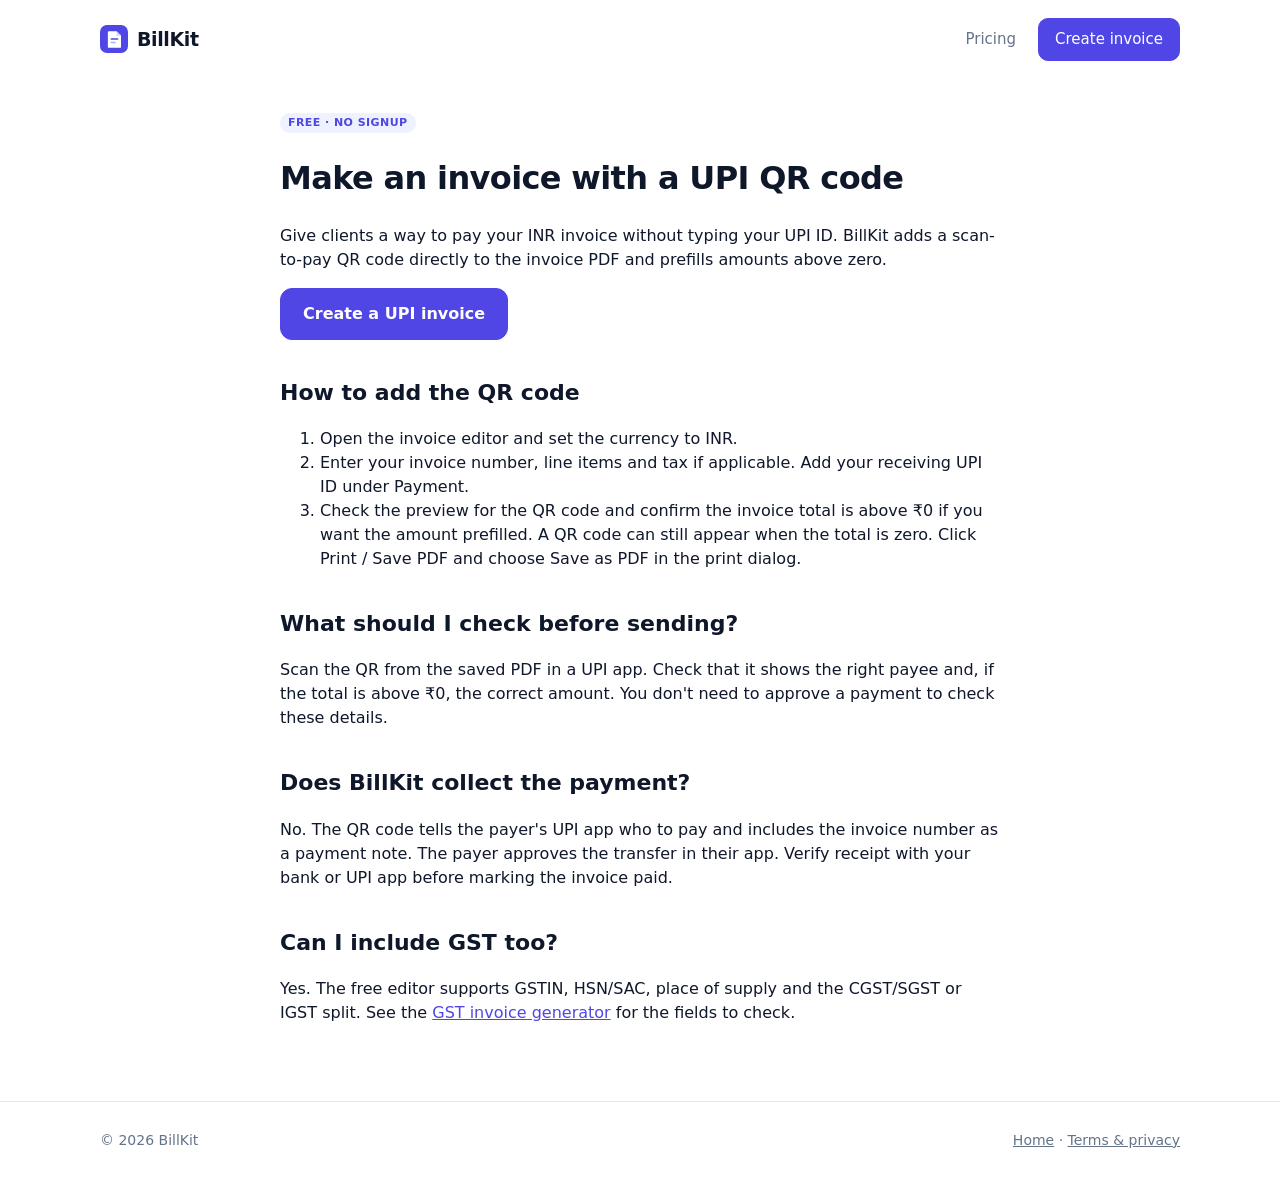
<file: upi-invoice.html>
<!doctype html>
<html lang="en">
<head>
<meta charset="utf-8">
<meta name="viewport" content="width=device-width,initial-scale=1">
<title>Free UPI QR Invoice Generator for INR Bills | BillKit</title>
<meta name="description" content="Add a scan-to-pay UPI QR code to an INR invoice PDF. Prefill the invoice reference and any positive total. Free, no signup.">
<link rel="canonical" href="https://r69shabh.github.io/billkit/upi-invoice.html">
<link rel="icon" href="favicon.svg" type="image/svg+xml">
<meta property="og:type" content="website">
<meta property="og:title" content="Free UPI QR invoice generator | BillKit">
<meta property="og:description" content="Add a scan-to-pay UPI QR code to an INR invoice PDF. The QR includes the invoice reference and any positive total. Free, no signup.">
<meta property="og:image" content="https://r69shabh.github.io/billkit/assets/og.png">
<meta property="og:url" content="https://r69shabh.github.io/billkit/upi-invoice.html">
<meta name="twitter:card" content="summary_large_image">
<link rel="stylesheet" href="assets/style.css">
</head>
<body>
<div class="wrap"><header class="nav"><a class="logo" href="./"><img src="assets/logo.svg" alt="" width="28" height="28">BillKit</a><nav><a href="./#pricing">Pricing</a><a class="btn primary" href="app.html">Create invoice</a></nav></header></div>
<main class="legal">
<span class="pill">Free · No signup</span>
<h1>Make an invoice with a UPI QR code</h1>
<p>Give clients a way to pay your INR invoice without typing your UPI ID. BillKit adds a scan-to-pay QR code directly to the invoice PDF and prefills amounts above zero.</p>
<p><a class="btn primary lg" href="app.html">Create a UPI invoice</a></p>

<h2>How to add the QR code</h2>
<ol>
<li>Open the invoice editor and set the currency to INR.</li>
<li>Enter your invoice number, line items and tax if applicable. Add your receiving UPI ID under Payment.</li>
<li>Check the preview for the QR code and confirm the invoice total is above ₹0 if you want the amount prefilled. A QR code can still appear when the total is zero. Click Print / Save PDF and choose Save as PDF in the print dialog.</li>
</ol>

<h2>What should I check before sending?</h2>
<p>Scan the QR from the saved PDF in a UPI app. Check that it shows the right payee and, if the total is above ₹0, the correct amount. You don't need to approve a payment to check these details.</p>

<h2>Does BillKit collect the payment?</h2>
<p>No. The QR code tells the payer's UPI app who to pay and includes the invoice number as a payment note. The payer approves the transfer in their app. Verify receipt with your bank or UPI app before marking the invoice paid.</p>

<h2>Can I include GST too?</h2>
<p>Yes. The free editor supports GSTIN, HSN/SAC, place of supply and the CGST/SGST or IGST split. See the <a href="gst-invoice-generator.html">GST invoice generator</a> for the fields to check.</p>
</main>
<footer class="site"><div class="wrap"><span>© 2026 BillKit</span><span><a href="./">Home</a> · <a href="legal.html">Terms &amp; privacy</a></span></div></footer>
</body>
</html>
</file>
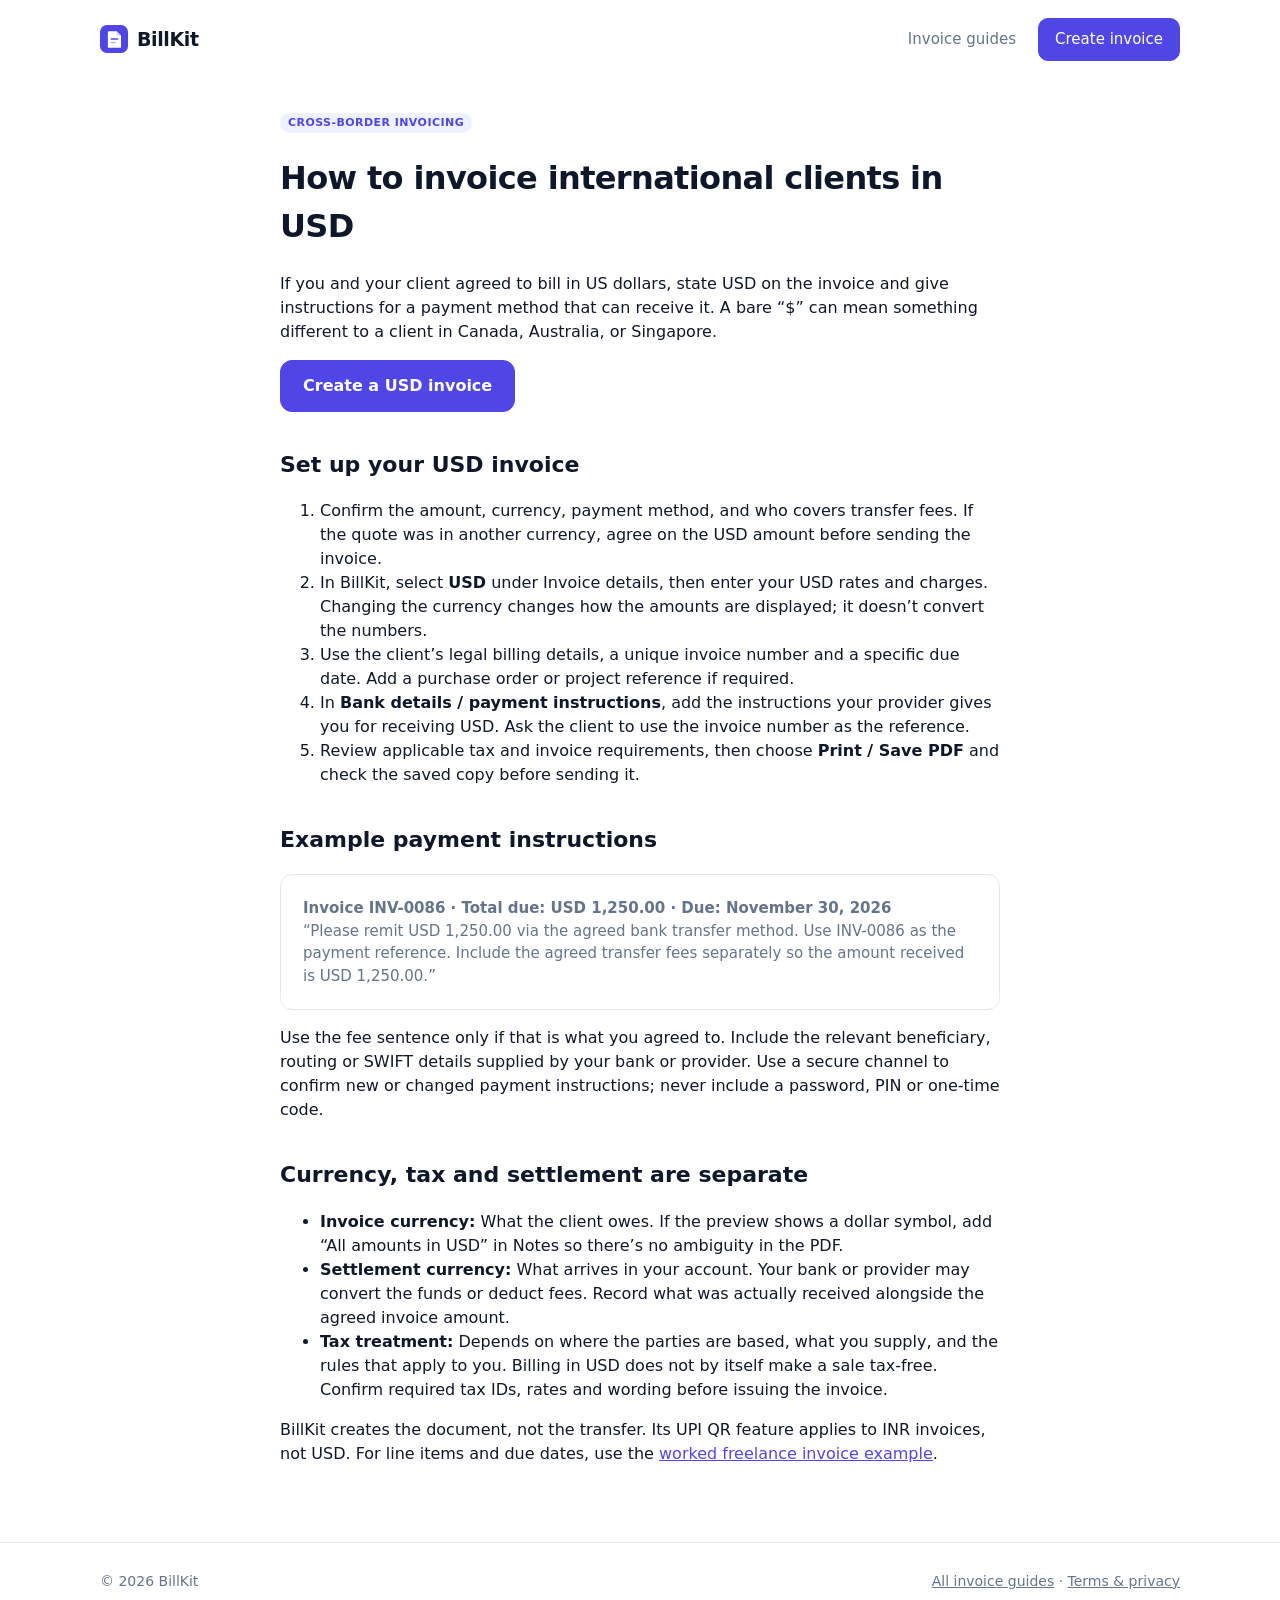
<file: usd-invoice.html>
<!doctype html>
<html lang="en">
<head>
<meta charset="utf-8">
<meta name="viewport" content="width=device-width,initial-scale=1">
<title>How to Invoice International Clients in USD | BillKit</title>
<meta name="description" content="Make a USD invoice for an international client. See what to put in the currency, payment and due-date fields, with an example you can adapt.">
<link rel="canonical" href="https://r69shabh.github.io/billkit/usd-invoice.html">
<link rel="icon" href="favicon.svg" type="image/svg+xml">
<meta property="og:type" content="article">
<meta property="og:site_name" content="BillKit">
<meta property="og:title" content="How to Invoice International Clients in USD | BillKit">
<meta property="og:description" content="Make a USD invoice for an international client. See what to put in the currency, payment and due-date fields, with an example you can adapt.">
<meta property="og:url" content="https://r69shabh.github.io/billkit/usd-invoice.html">
<meta property="og:image" content="https://r69shabh.github.io/billkit/assets/og.png">
<meta property="og:image:alt" content="BillKit free invoice generator">
<meta name="twitter:card" content="summary_large_image">
<link rel="stylesheet" href="assets/style.css">
<script type="application/ld+json">
{
  "@context": "https://schema.org",
  "@type": "Article",
  "headline": "How to invoice international clients in USD",
  "description": "Make a USD invoice for an international client. See what to put in the currency, payment and due-date fields, with an example you can adapt.",
  "mainEntityOfPage": "https://r69shabh.github.io/billkit/usd-invoice.html",
  "inLanguage": "en",
  "author": {
    "@type": "Organization",
    "name": "BillKit",
    "url": "https://r69shabh.github.io/billkit/"
  }
}
</script>
</head>
<body>
<div class="wrap"><header class="nav"><a class="logo" href="./"><img src="assets/logo.svg" alt="" width="28" height="28">BillKit</a><nav><a href="./#guides">Invoice guides</a><a class="btn primary" href="app.html">Create invoice</a></nav></header></div>
<main class="legal">
<span class="pill">Cross-border invoicing</span>
<h1>How to invoice international clients in USD</h1>
<p>If you and your client agreed to bill in US dollars, state USD on the invoice and give instructions for a payment method that can receive it. A bare “$” can mean something different to a client in Canada, Australia, or Singapore.</p>
<p><a class="btn primary lg" href="app.html">Create a USD invoice</a></p>

<h2>Set up your USD invoice</h2>
<ol>
  <li>Confirm the amount, currency, payment method, and who covers transfer fees. If the quote was in another currency, agree on the USD amount before sending the invoice.</li>
  <li>In BillKit, select <strong>USD</strong> under Invoice details, then enter your USD rates and charges. Changing the currency changes how the amounts are displayed; it doesn’t convert the numbers.</li>
  <li>Use the client’s legal billing details, a unique invoice number and a specific due date. Add a purchase order or project reference if required.</li>
  <li>In <strong>Bank details / payment instructions</strong>, add the instructions your provider gives you for receiving USD. Ask the client to use the invoice number as the reference.</li>
  <li>Review applicable tax and invoice requirements, then choose <strong>Print / Save PDF</strong> and check the saved copy before sending it.</li>
</ol>

<h2>Example payment instructions</h2>
<div class="card">
  <p><strong>Invoice INV-0086 · Total due: USD 1,250.00 · Due: November 30, 2026</strong></p>
  <p>“Please remit USD 1,250.00 via the agreed bank transfer method. Use INV-0086 as the payment reference. Include the agreed transfer fees separately so the amount received is USD 1,250.00.”</p>
</div>
<p>Use the fee sentence only if that is what you agreed to. Include the relevant beneficiary, routing or SWIFT details supplied by your bank or provider. Use a secure channel to confirm new or changed payment instructions; never include a password, PIN or one-time code.</p>

<h2>Currency, tax and settlement are separate</h2>
<ul>
  <li><strong>Invoice currency:</strong> What the client owes. If the preview shows a dollar symbol, add “All amounts in USD” in Notes so there’s no ambiguity in the PDF.</li>
  <li><strong>Settlement currency:</strong> What arrives in your account. Your bank or provider may convert the funds or deduct fees. Record what was actually received alongside the agreed invoice amount.</li>
  <li><strong>Tax treatment:</strong> Depends on where the parties are based, what you supply, and the rules that apply to you. Billing in USD does not by itself make a sale tax-free. Confirm required tax IDs, rates and wording before issuing the invoice.</li>
</ul>
<p>BillKit creates the document, not the transfer. Its UPI QR feature applies to INR invoices, not USD. For line items and due dates, use the <a href="freelance-invoice-template.html">worked freelance invoice example</a>.</p>
</main>
<footer class="site"><div class="wrap"><span>© 2026 BillKit</span><span><a href="./#guides">All invoice guides</a> · <a href="legal.html">Terms &amp; privacy</a></span></div></footer>
</body>
</html>
</file>
<file: assets/style.css>
:root{--ink:#0f172a;--muted:#64748b;--line:#e2e8f0;--bg:#f8fafc;--brand:#4f46e5;--brand-d:#4338ca;--ok:#059669;--radius:12px}
[hidden]{display:none!important}
*{box-sizing:border-box}
html,body{margin:0}
body{font-family:Inter,ui-sans-serif,system-ui,-apple-system,"Segoe UI",Roboto,Arial,sans-serif;color:var(--ink);background:#fff;line-height:1.5;-webkit-font-smoothing:antialiased}
a{color:var(--brand)}
.wrap{max-width:1120px;margin:0 auto;padding:0 20px}
.btn{display:inline-flex;align-items:center;justify-content:center;gap:8px;border:1px solid var(--line);background:#fff;color:var(--ink);padding:9px 16px;border-radius:10px;font:inherit;font-weight:600;font-size:14px;cursor:pointer;text-decoration:none;white-space:nowrap}
.btn:hover{background:var(--bg)}
.btn.primary{background:var(--brand);border-color:var(--brand);color:#fff}
.btn.primary:hover{background:var(--brand-d)}
.btn.lg{padding:13px 22px;font-size:16px;border-radius:12px}
.btn[disabled]{opacity:.55;cursor:not-allowed}
.pill{display:inline-block;font-size:11px;font-weight:700;letter-spacing:.04em;text-transform:uppercase;padding:2px 8px;border-radius:999px;background:#eef2ff;color:var(--brand)}
.pill.ok{background:#ecfdf5;color:var(--ok)}
.logo{display:flex;align-items:center;gap:9px;font-weight:800;font-size:19px;color:var(--ink);text-decoration:none;letter-spacing:-.02em}
.logo svg{width:28px;height:28px}

/* landing */
.nav{display:flex;align-items:center;justify-content:space-between;padding:18px 0}
.nav nav{display:flex;gap:22px;align-items:center}
.nav nav a{color:var(--muted);text-decoration:none;font-weight:500;font-size:15px}
.nav nav a.btn{color:#fff}
.hero{padding:56px 0 40px;text-align:center}
.hero h1{font-size:clamp(34px,5.5vw,58px);line-height:1.07;letter-spacing:-.035em;margin:14px auto 18px;max-width:840px}
.hero h1 em{font-style:normal;color:var(--brand)}
.hero p.lead{font-size:clamp(17px,2vw,20px);color:var(--muted);max-width:640px;margin:0 auto 28px}
.hero .ctas{display:flex;gap:12px;justify-content:center;flex-wrap:wrap}
.hero small{display:block;color:var(--muted);margin-top:14px}
.shot{margin:48px auto 0;max-width:980px;border-radius:16px;border:1px solid var(--line);box-shadow:0 30px 80px -30px rgba(15,23,42,.35);overflow:hidden;background:var(--bg)}
.shot img{display:block;width:100%;height:auto}
section{padding:64px 0}
section h2{font-size:clamp(26px,3.4vw,38px);letter-spacing:-.025em;text-align:center;margin:0 0 10px}
section .sub{text-align:center;color:var(--muted);margin:0 auto 40px;max-width:620px}
.grid3{display:grid;grid-template-columns:repeat(3,1fr);gap:18px}
.card{border:1px solid var(--line);border-radius:var(--radius);padding:22px;background:#fff}
.card h3{margin:8px 0 6px;font-size:17px}
.card p{margin:0;color:var(--muted);font-size:15px}
.ico{width:38px;height:38px;border-radius:10px;background:#eef2ff;color:var(--brand);display:grid;place-items:center;font-size:19px}
.alt{background:var(--bg)}
.pricing{display:grid;grid-template-columns:1fr 1fr;gap:20px;max-width:780px;margin:0 auto}
.plan{border:1px solid var(--line);border-radius:16px;padding:28px;background:#fff;display:flex;flex-direction:column}
.plan.pro{border:2px solid var(--brand);box-shadow:0 20px 50px -25px rgba(79,70,229,.5)}
.plan h3{margin:0;font-size:20px}
.plan .price{font-size:42px;font-weight:800;letter-spacing:-.03em;margin:10px 0 0}
.plan .price b{font-weight:800}
.plan .price span{font-size:15px;color:var(--muted);font-weight:500;letter-spacing:0}
.plan ul{list-style:none;padding:0;margin:18px 0 24px;flex:1}
.plan li{padding:6px 0 6px 26px;position:relative;font-size:15px}
.plan li:before{content:"✓";position:absolute;left:0;color:var(--ok);font-weight:800}
.plan li.no{color:var(--muted)}
.plan li.no:before{content:"–";color:var(--muted)}
.faq{max-width:760px;margin:0 auto}
.faq details{border-bottom:1px solid var(--line);padding:16px 0}
.faq summary{font-weight:600;cursor:pointer;font-size:16px}
.faq p{color:var(--muted);margin:10px 0 0}
footer.site{border-top:1px solid var(--line);padding:28px 0;color:var(--muted);font-size:14px}
footer.site .wrap{display:flex;justify-content:space-between;gap:16px;flex-wrap:wrap}
footer.site a{color:var(--muted)}
.legal{max-width:760px;margin:0 auto;padding:30px 20px 60px}
.legal h1{letter-spacing:-.02em}
.legal h2{text-align:left;font-size:22px;margin-top:36px}
.invoice-example{width:100%;border-collapse:collapse;font-size:15px}
.invoice-example th,.invoice-example td{padding:8px;border-bottom:1px solid var(--line);text-align:left}
.invoice-example th:not(:first-child),.invoice-example td:not(:first-child){text-align:right;white-space:nowrap}
@media (max-width:820px){.grid3,.pricing{grid-template-columns:1fr}.nav nav a:not(.btn){display:none}}

/* modal */
.modal{position:fixed;inset:0;background:rgba(15,23,42,.55);display:none;align-items:center;justify-content:center;padding:16px;z-index:50}
.modal.open{display:flex}
.modal .box{background:#fff;border-radius:16px;max-width:520px;width:100%;padding:26px;max-height:90vh;overflow:auto;position:relative}
.modal .box.wide{max-width:760px}
.modal h3{margin:0 0 6px;font-size:22px;letter-spacing:-.02em}
.modal .x{position:absolute;right:14px;top:10px;border:0;background:none;font-size:26px;cursor:pointer;color:var(--muted)}
.msg{font-size:14px;margin-top:8px;min-height:20px}
.msg.err{color:#dc2626}.msg.ok{color:var(--ok)}
</file>
<file: assets/app.css>
body.app{background:#eef1f6;min-height:100vh}
.bar{position:sticky;top:0;z-index:10;display:flex;justify-content:space-between;align-items:center;gap:12px;padding:10px 18px;background:#fff;border-bottom:1px solid var(--line);flex-wrap:wrap}
.bar-actions{display:flex;gap:8px;align-items:center;flex-wrap:wrap}
.pro-tag{font-size:9px;font-weight:800;background:#eef2ff;color:var(--brand);padding:1px 5px;border-radius:4px;letter-spacing:.05em}
body.is-pro .pro-tag,body.is-pro .logo-drop small{display:none}
body.is-pro .btn.upgrade{display:none}
.btn.upgrade{background:linear-gradient(135deg,#f59e0b,#f97316);border-color:transparent;color:#fff}
.btn.small{padding:6px 11px;font-size:13px}
.btn.block{width:100%;margin-top:6px}
.layout{display:grid;grid-template-columns:minmax(330px,440px) 1fr;gap:22px;padding:20px;max-width:1500px;margin:0 auto}
.editor{background:#fff;border:1px solid var(--line);border-radius:14px;padding:6px 18px 14px;align-self:start;max-height:calc(100vh - 100px);overflow:auto;position:sticky;top:78px}
fieldset{border:0;border-bottom:1px solid var(--line);margin:0;padding:14px 0}
legend{font-weight:700;font-size:13px;text-transform:uppercase;letter-spacing:.06em;color:var(--muted);padding:0;margin-bottom:8px;float:left;width:100%}
legend+*{clear:both}
label{display:block;font-size:13px;font-weight:600;color:#334155;margin:8px 0}
label small{font-weight:400;color:var(--muted)}
input,select,textarea{display:block;width:100%;margin-top:4px;padding:8px 10px;border:1px solid #cbd5e1;border-radius:8px;font:inherit;font-size:14px;font-weight:400;color:var(--ink);background:#fff}
input:focus,select:focus,textarea:focus{outline:2px solid #c7d2fe;border-color:var(--brand)}
textarea{resize:vertical}
.row2{display:grid;grid-template-columns:1fr 1fr;gap:10px}
.row2>label{margin:8px 0}
.mt{margin-top:8px}
.logo-row{display:flex;gap:12px;align-items:flex-start}
.grow{flex:1}
.logo-drop{width:84px;height:84px;margin-top:8px;border:1.5px dashed #cbd5e1;border-radius:10px;display:grid;place-items:center;text-align:center;font-size:12px;color:var(--muted);cursor:pointer;overflow:hidden;flex:none;position:relative}
.logo-drop img{max-width:100%;max-height:100%;display:none}
.logo-drop.has img{display:block}.logo-drop.has span{display:none}
.item{border:1px solid var(--line);border-radius:10px;padding:8px 10px;margin-bottom:8px;position:relative;background:#fcfcfd}
.item .row4{display:grid;grid-template-columns:1fr 1fr 1fr;gap:8px}
.item label{margin:4px 0}
.item .del{position:absolute;top:4px;right:6px;border:0;background:none;color:#94a3b8;font-size:18px;cursor:pointer}
.item .del:hover{color:#dc2626}
.gst-only,.simple-only{display:none}
body.tax-gst .gst-only{display:block}
body.tax-gst .row2.gst-only{display:grid}
body.tax-none .tax-field{display:none}
#gstWarn{font-size:13px;line-height:1.4}
body.tax-simple .simple-only{display:block}
body.tax-none .item .tax-field{display:none}
body:not(.tax-gst) .item .hsn-field{display:none}
.templates{display:grid;grid-template-columns:repeat(4,1fr);gap:6px}
.templates button{border:1px solid var(--line);background:#fff;border-radius:8px;padding:8px 4px;font:inherit;font-size:13px;cursor:pointer}
.templates button.on{border-color:var(--brand);background:#eef2ff;color:var(--brand);font-weight:700}
.swatches{display:flex;gap:8px;margin-top:10px;flex-wrap:wrap}
.swatches button{width:26px;height:26px;border-radius:50%;border:2px solid #fff;box-shadow:0 0 0 1px var(--line);cursor:pointer}
.swatches button.on{box-shadow:0 0 0 2px var(--ink)}
.client-pick select{margin:0 0 4px}
.fine{font-size:12px;color:var(--muted);text-align:center;margin:12px 0 0}
.preview-wrap{overflow:auto}
.muted{color:var(--muted)}.small{font-size:13px}
.checks{list-style:none;padding:0;margin:14px 0}
.checks li{padding:4px 0 4px 26px;position:relative}
.checks li:before{content:"✓";position:absolute;left:0;color:var(--ok);font-weight:800}
.row-inline{display:flex;gap:8px}.row-inline input{margin:0}
hr{border:0;border-top:1px solid var(--line);margin:18px 0}
.hist-actions{display:flex;gap:8px;flex-wrap:wrap;margin:10px 0 14px}
.hist-actions label{margin:0;color:var(--ink)}
table.hist{width:100%;border-collapse:collapse;font-size:14px}
table.hist th,table.hist td{text-align:left;padding:8px 6px;border-bottom:1px solid var(--line)}
table.hist td.r,table.hist th.r{text-align:right}
table.hist button{margin-left:4px}
.toast{position:fixed;bottom:22px;left:50%;transform:translateX(-50%) translateY(80px);background:var(--ink);color:#fff;padding:10px 18px;border-radius:10px;font-size:14px;transition:transform .25s;z-index:60}
.toast.show{transform:translateX(-50%) translateY(0)}

/* ---------- invoice paper ---------- */
.paper{--accent:#4f46e5;width:210mm;min-height:297mm;margin:0 auto;background:#fff;box-shadow:0 10px 40px -10px rgba(15,23,42,.25);padding:16mm 15mm 14mm;font-size:10.5pt;color:#1e293b;display:flex;flex-direction:column;line-height:1.45}
.inv-head{display:flex;justify-content:space-between;gap:20px;align-items:flex-start}
.inv-logo{max-height:22mm;max-width:60mm;margin-bottom:6px;display:block}
.inv-from .nm{font-size:15pt;font-weight:800;color:#0f172a}
.inv-title{text-align:right}
.inv-title h1{margin:0;font-size:26pt;letter-spacing:-.02em;color:var(--accent);font-weight:800;line-height:1.1}
.inv-title .no{color:#64748b;margin-top:2px}
.pre{white-space:pre-line}
.inv-meta{display:flex;justify-content:space-between;gap:20px;margin:9mm 0 7mm}
.inv-meta .lbl{font-size:8pt;text-transform:uppercase;letter-spacing:.08em;color:#64748b;font-weight:700;margin-bottom:2px}
.inv-meta .to .nm{font-weight:700;font-size:11.5pt}
.inv-dates{display:grid;grid-template-columns:auto auto;gap:3px 14px;align-content:start;text-align:right}
.inv-dates .k{color:#64748b}.inv-dates .v{font-weight:600}
table.lines{width:100%;border-collapse:collapse}
table.lines th{font-size:8pt;text-transform:uppercase;letter-spacing:.06em;color:#64748b;text-align:left;padding:7px 6px;border-bottom:2px solid #0f172a}
table.lines td{padding:8px 6px;border-bottom:1px solid #e2e8f0;vertical-align:top}
table.lines .r{text-align:right;white-space:nowrap}
table.lines .d small{color:#64748b;display:block}
.inv-bottom{display:flex;justify-content:space-between;gap:24px;margin-top:6mm}
.totals{min-width:72mm;margin-left:auto}
.totals .ln{display:flex;justify-content:space-between;padding:3px 0}
.totals .ln.grand{border-top:2px solid #0f172a;margin-top:4px;padding-top:7px;font-size:13pt;font-weight:800}
.totals .ln.grand .v{color:var(--accent)}
.words{font-size:9pt;color:#475569;margin-top:6px;font-style:italic;text-align:right}
.pay{flex:1;font-size:9.5pt}
.pay .lbl,.notes .lbl{font-size:8pt;text-transform:uppercase;letter-spacing:.08em;color:#64748b;font-weight:700;margin:0 0 3px}
.upi{display:flex;gap:10px;align-items:center;margin-bottom:8px}
.upi img{width:30mm;height:30mm;image-rendering:pixelated}
.notes{margin-top:8mm;font-size:9.5pt;display:grid;grid-template-columns:1fr 1fr;gap:16px}
.sign{margin-top:10mm;margin-left:auto;text-align:right;font-size:9pt}
.sign .line{margin-top:14mm;border-top:1px solid #cbd5e1;padding-top:2mm;min-width:55mm}
.spacer{flex:1}
.wm{margin-top:8mm;text-align:center;font-size:8pt;color:#94a3b8}
.wm a{color:#94a3b8;text-decoration:none}
/* templates */
.paper.t-modern{padding-top:0}
.paper.t-modern .inv-head{background:var(--accent);color:#fff;margin:0 -15mm;padding:12mm 15mm 9mm}
.paper.t-modern .inv-head .nm,.paper.t-modern .inv-title h1,.paper.t-modern .inv-title .no{color:#fff}
.paper.t-modern table.lines th{background:color-mix(in srgb,var(--accent) 10%,#fff);border-bottom:0;color:var(--accent)}
.paper.t-minimal{font-family:Georgia,"Times New Roman",serif}
.paper.t-minimal .inv-title h1{color:#0f172a;font-weight:400;font-size:22pt;letter-spacing:.2em;text-transform:uppercase}
.paper.t-minimal table.lines th{border-bottom:1px solid #94a3b8}
.paper.t-minimal .totals .ln.grand{border-top:1px solid #94a3b8}
.paper.t-minimal .totals .ln.grand .v{color:#0f172a}
.paper.t-bold{border-top:6mm solid var(--accent)}
.paper.t-bold .inv-title h1{font-size:34pt;color:#0f172a}
.paper.t-bold table.lines th{background:#0f172a;color:#fff;border:0}
.paper.t-bold .totals .ln.grand{background:var(--accent);color:#fff;border:0;padding:8px 10px;border-radius:6px}
.paper.t-bold .totals .ln.grand .v{color:#fff}

@media (max-width:1100px){.layout{grid-template-columns:1fr}.editor{position:static;max-height:none}.preview-wrap .paper{transform-origin:top left}}
@media print{
  @page{size:A4;margin:0}
  body.app{background:#fff}
  .bar,.editor,.modal,.toast{display:none!important}
  .layout{display:block;padding:0;margin:0;max-width:none}
  .preview-wrap{overflow:visible;padding:0}
  .paper{box-shadow:none;margin:0;width:210mm;min-height:296mm;-webkit-print-color-adjust:exact;print-color-adjust:exact}
}
@media screen and (max-width:900px){.preview-wrap .paper{zoom:.5}}
@media screen and (max-width:520px){.preview-wrap .paper{zoom:.42}.bar .btn{padding:7px 10px}}
.jump{display:none}
@media screen and (max-width:1100px){.jump{display:block;position:fixed;right:14px;bottom:16px;z-index:20;background:var(--brand);color:#fff;text-decoration:none;font-weight:700;font-size:14px;padding:10px 16px;border-radius:999px;box-shadow:0 8px 24px -6px rgba(79,70,229,.6)}#paper{scroll-margin-top:70px}}
@media print{.jump{display:none!important}}
</file>
